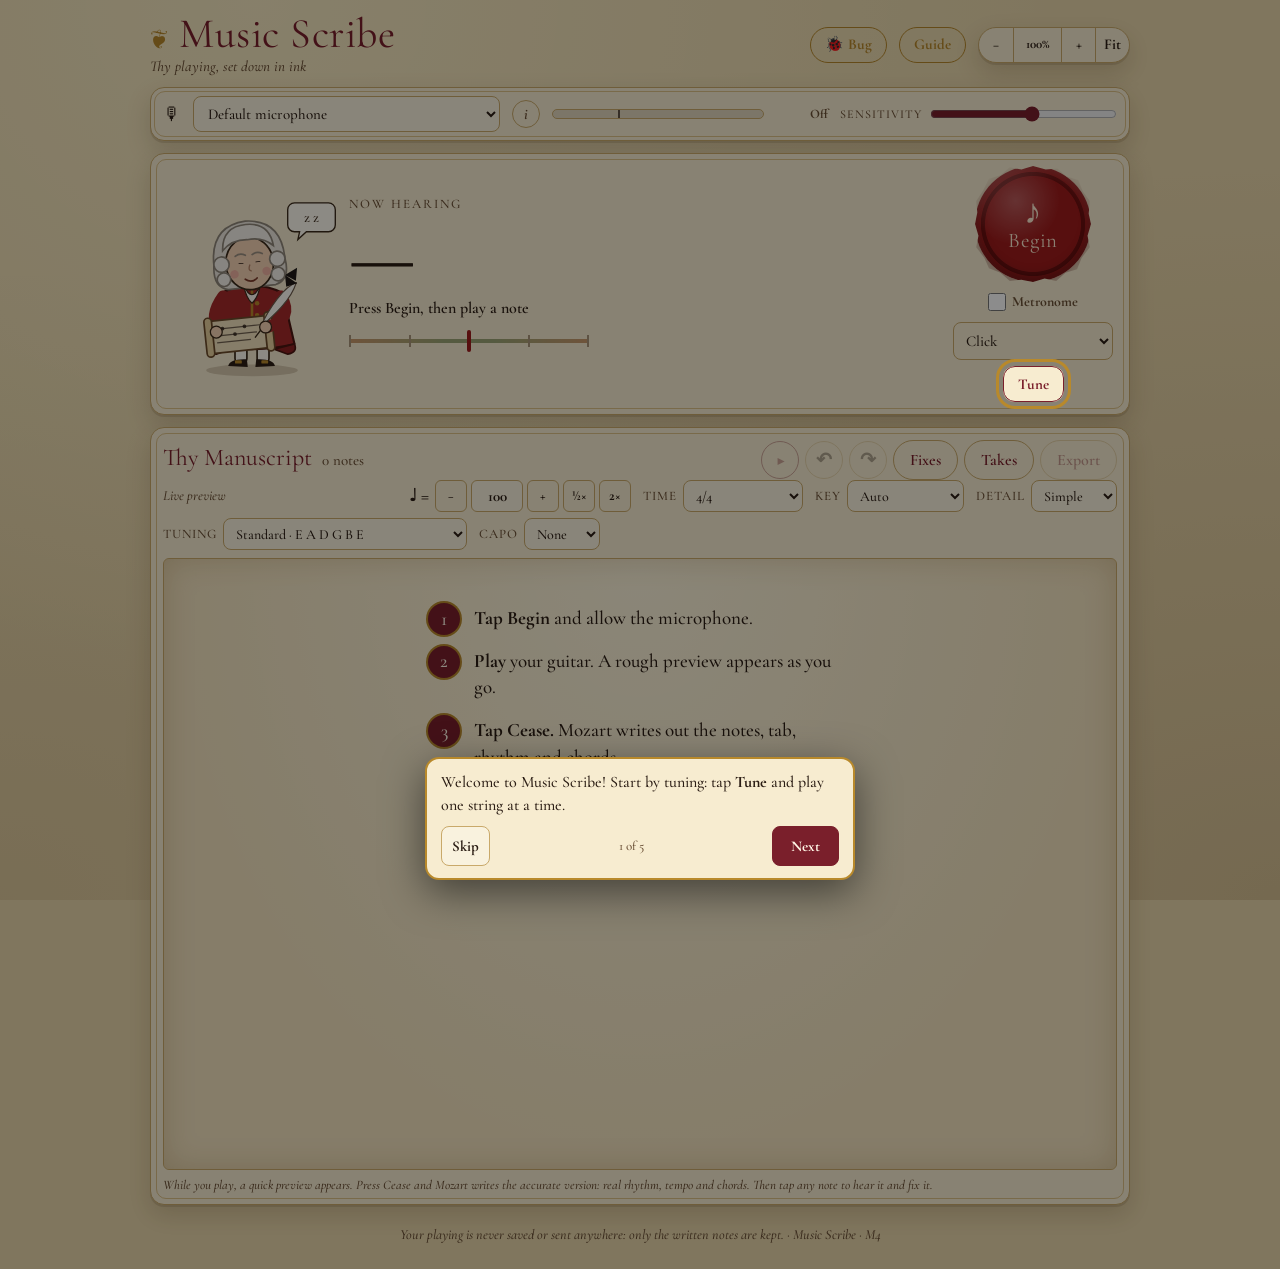
<file: app/index.html>
<!doctype html>
<html lang="en">
<head>
  <meta charset="utf-8">
  <meta name="viewport" content="width=device-width, initial-scale=1, viewport-fit=cover">
  <title>Music Scribe</title>
  <meta name="description" content="Play your guitar; Music Scribe writes it down as notation and tab.">
  <meta name="theme-color" content="#7a1f2b">
  <!-- home-screen app settings (iPhone reads the apple-* ones) -->
  <meta name="apple-mobile-web-app-capable" content="yes">
  <meta name="mobile-web-app-capable" content="yes">
  <meta name="apple-mobile-web-app-title" content="Music Scribe">
  <meta name="apple-mobile-web-app-status-bar-style" content="black-translucent">
  <meta name="format-detection" content="telephone=no">
  <link rel="manifest" href="manifest.webmanifest">
  <link rel="icon" href="icon.svg" type="image/svg+xml">
  <link rel="apple-touch-icon" href="icons/icon-180.png">
  <link rel="preconnect" href="https://fonts.googleapis.com">
  <link rel="preconnect" href="https://fonts.gstatic.com" crossorigin>
  <link href="https://fonts.googleapis.com/css2?family=Cormorant+Garamond:wght@500;600;700&family=IM+Fell+English:ital@0;1&display=swap" rel="stylesheet" crossorigin="anonymous">
  <link rel="stylesheet" href="css/style.css">
</head>
<body>
  <header class="masthead">
    <div class="title-block">
      <h1><span class="flourish" aria-hidden="true">❦</span> Music Scribe<span class="edition">iOS</span></h1>
      <p class="tagline">Thy playing, set down in ink</p>
    </div>
    <button id="bugBtn" class="guide-btn bug-btn" type="button" title="Report a bug: a description and screenshots, saved as a PDF" aria-label="Report a bug">🐞<span class="bug-label"> Bug</span></button>
    <button id="guideBtn" class="guide-btn" type="button" aria-controls="guide" aria-expanded="false" title="How to use Music Scribe, and how to set up your room">Guide</button>
    <div class="zoom" role="group" aria-label="Zoom">
      <button id="zoomOut" type="button" aria-label="Zoom out">−</button>
      <button id="zoomReset" type="button" aria-label="Reset zoom">100%</button>
      <button id="zoomIn" type="button" aria-label="Zoom in">+</button>
      <button id="zoomFit" type="button" class="fit" aria-pressed="false" title="Shrink to fit the whole app on screen">Fit</button>
    </div>
  </header>

  <!-- iPhone: how to install (Safari has no install button of its own) -->
  <aside id="installBanner" class="install-banner" hidden>
    <p id="installText"></p>
    <button id="installClose" class="mini" type="button" aria-label="Dismiss">✕</button>
  </aside>

  <main>
    <!-- Microphone (compact bar) -->
    <section class="card mic-bar" aria-label="Microphone">
      <span class="mic-icon" aria-hidden="true">🎙</span>
      <select id="micSelect" aria-label="Microphone input">
        <option value="">Default microphone</option>
      </select>
      <div class="meter-wrap">
        <div class="meter" aria-label="Input level">
          <div id="meterFill" class="meter-fill"></div>
          <div id="gateMark" class="gate-mark" title="Notes quieter than this are ignored"></div>
        </div>
        <span id="levelStatus" class="level-status">Off</span>
      </div>
      <label class="sens">
        <span>Sensitivity</span>
        <input id="sens" type="range" min="0" max="100" value="55" aria-label="Sensitivity">
      </label>
      <button id="tipBtn" class="tip-btn" type="button" aria-expanded="false" aria-controls="micHint" title="Mic tips">i</button>
      <p id="micHint" class="hint mic-hint" hidden>Aim the mic where the neck meets the body, about a hand's width (15–30 cm) away.</p>
    </section>

    <!-- Stage: Mozart + live note -->
    <section class="card stage">
      <div class="mozart-wrap">
        <svg id="mozart" class="mozart idle" viewBox="0 0 200 220" role="img" aria-label="Little cartoon Mozart with a parchment and quill">
          <ellipse class="shadow" cx="100" cy="211" rx="54" ry="7"/>

          <!-- legs & shoes -->
          <g class="legs">
            <rect x="80" y="170" width="14" height="32" rx="5" class="stocking"/>
            <rect x="106" y="170" width="14" height="32" rx="5" class="stocking"/>
            <path d="M72 206 q2 -9 22 -8 l1 9 z" class="shoe"/>
            <rect x="80" y="199" width="8" height="4" rx="1" class="buckle"/>
            <g class="foot-tap">
              <path d="M105 198 q20 -1 22 8 l-23 1 z" class="shoe"/>
              <rect x="111" y="199" width="8" height="4" rx="1" class="buckle"/>
            </g>
          </g>

          <!-- coat -->
          <path class="coat" d="M64 120 Q100 102 136 120 L150 180 Q100 192 50 180 Z"/>
          <path class="coat-tail" d="M50 180 Q46 190 58 192 L74 186 Z"/>
          <path class="coat-tail" d="M150 180 Q154 190 142 192 L126 186 Z"/>
          <path class="trim" d="M100 116 L100 184"/>
          <circle class="button" cx="106" cy="132" r="2.6"/>
          <circle class="button" cx="106" cy="146" r="2.6"/>
          <circle class="button" cx="106" cy="160" r="2.6"/>

          <!-- jabot (lace collar) -->
          <path class="jabot" d="M90 110 q10 24 20 0 q-3 16 -10 22 q-7 -6 -10 -22z"/>

          <!-- left arm + scroll -->
          <path class="sleeve" d="M66 124 Q50 146 60 164"/>
          <g class="scroll">
            <g transform="rotate(-6 84 168)">
              <rect class="parchment" x="50" y="150" width="70" height="38" rx="2"/>
              <rect class="roll" x="45" y="146" width="9" height="46" rx="4.5"/>
              <rect class="roll" x="116" y="146" width="9" height="46" rx="4.5"/>
              <g class="writing">
                <path d="M58 160 h52" class="ink-line l1"/>
                <path d="M58 168 h48" class="ink-line l2"/>
                <path d="M58 176 h40" class="ink-line l3"/>
                <circle cx="66" cy="160" r="2.2" class="ink-dot"/>
                <circle cx="80" cy="168" r="2.2" class="ink-dot"/>
                <circle cx="92" cy="160" r="2.2" class="ink-dot"/>
              </g>
            </g>
          </g>
          <circle class="hand" cx="58" cy="166" r="7"/>

          <!-- right arm with quill (animated) -->
          <g class="arm-r">
            <path class="sleeve" d="M134 124 Q150 150 118 160"/>
            <path class="quill-shaft" d="M104 172 L152 108"/>
            <path class="quill" d="M152 108 C138 112 120 138 110 160 C126 146 146 128 152 108 Z"/>
            <circle class="hand" cx="116" cy="160" r="7"/>
            <g class="flecks">
              <circle cx="100" cy="176" r="1.8"/>
              <circle cx="96" cy="170" r="1.4"/>
              <circle cx="108" cy="178" r="1.2"/>
            </g>
          </g>

          <!-- head -->
          <g class="head">
            <path class="wig-back" d="M58 80 Q58 34 100 32 Q142 34 142 80 Q146 106 128 110 L72 110 Q54 106 58 80 Z"/>
            <path class="ribbon" d="M140 100 l15 -7 l-3 15 z M140 100 l13 11 l-13 3 z"/>
            <ellipse class="face" cx="100" cy="82" rx="28" ry="31"/>
            <path class="wig-top" d="M70 64 Q72 36 100 36 Q128 36 130 64 Q118 52 100 54 Q82 52 70 64 Z"/>
            <circle class="curl" cx="67" cy="80" r="9"/>
            <circle class="curl" cx="68" cy="98" r="8"/>
            <circle class="curl" cx="133" cy="80" r="9"/>
            <circle class="curl" cx="132" cy="98" r="8"/>
            <path class="brow" d="M84 72 q6 -4 12 0"/>
            <path class="brow" d="M104 72 q6 -4 12 0"/>
            <g class="eyes">
              <ellipse cx="90" cy="81" rx="3.2" ry="4.2"/>
              <ellipse cx="110" cy="81" rx="3.2" ry="4.2"/>
            </g>
            <g class="specs">
              <circle cx="90" cy="81" r="7.5"/>
              <circle cx="110" cy="81" r="7.5"/>
              <path d="M97.5 81 h5"/>
            </g>
            <circle class="cheek" cx="81" cy="93" r="5"/>
            <circle class="cheek" cx="119" cy="93" r="5"/>
            <path class="nose" d="M100 84 q-3 6 1 7"/>
            <path class="mouth" d="M93 100 Q100 106 107 100"/>
          </g>

          <!-- speech bubble -->
          <g class="bubble">
            <path d="M150 14 h40 a8 8 0 0 1 8 8 v18 a8 8 0 0 1 -8 8 h-26 l-10 9 l2 -9 h-6 a8 8 0 0 1 -8 -8 v-18 a8 8 0 0 1 8 -8 z"/>
            <text id="bubbleText" x="170" y="37" text-anchor="middle">♪?</text>
          </g>
        </svg>
      </div>

      <div class="live" aria-live="polite">
        <div class="eyebrow">Now hearing</div>
        <div id="liveNote" class="live-note">—</div>
        <div id="liveFret" class="live-fret">Press Begin, then play a note</div>
        <div class="tuner" aria-hidden="true">
          <div class="tuner-scale"><span></span><span></span><span class="mid"></span><span></span><span></span></div>
          <div id="tunerNeedle" class="tuner-needle"></div>
        </div>
        <div id="liveCents" class="live-cents">&nbsp;</div>
      </div>

      <div class="seal-slot">
        <button id="recordBtn" class="seal" type="button" aria-pressed="false">
          <span class="seal-icon" aria-hidden="true">♪</span>
          <span id="recordLabel" class="seal-label">Begin</span>
        </button>
        <label class="click-toggle" title="Play along to a metronome (with a one-bar count-in) for the tightest rhythm">
          <input id="clickToggle" type="checkbox">
          <span>Metronome</span>
        </label>
        <select id="beatSelect" class="beat-select" aria-label="What the metronome plays: a click or a drum beat"></select>
        <label id="beatTip" class="click-toggle" title="On: full drums while recording. Off: the drums are thinned out while recording, so the microphone doesn't hear their thump as notes" hidden><input id="beatPhones" type="checkbox"><span>Headphones</span></label>
        <button id="tuneBtn" class="tune-btn" type="button" title="Tune your guitar before you play">Tune</button>
      </div>
    </section>

    <!-- Score -->
    <section class="card score-card">
      <div class="score-head">
        <h2>Thy Manuscript</h2>
        <span id="noteCount" class="note-count">0 notes</span>
        <div class="head-actions">
          <button id="playBtn" class="mini icon play" type="button" aria-label="Play" title="Play what is written (Space)" disabled>▶&#xFE0E;</button>
          <button id="undoBtn" class="mini icon" type="button" aria-label="Undo" title="Undo (Ctrl+Z)" disabled>↶</button>
          <button id="redoBtn" class="mini icon" type="button" aria-label="Redo" title="Redo (Ctrl+Y)" disabled>↷</button>
          <button id="fixesBtn" class="ghost" type="button" title="Mozart’s mistakes: what you’ve corrected">Fixes</button>
          <button id="takesBtn" class="ghost" type="button" title="Your saved takes">Takes</button>
          <button id="exportBtn" class="ghost seal-btn" type="button" disabled title="Export, share or save to Dropbox">Export</button>
        </div>
      </div>
      <div id="practice" class="score-tools practice" hidden>
        <button id="practiceToggle" class="guitar-toggle" type="button" aria-expanded="false"><span>Practice: 100%</span> <i aria-hidden="true">▾</i></button>
        <label class="pr-speed">
          <span class="ed-label">Speed</span>
          <input id="prSpeed" type="range" min="0" max="400" step="25" value="100" list="prSpeedMarks" aria-label="Playback speed, percent"><datalist id="prSpeedMarks"><option value="100"></option><option value="200"></option><option value="300"></option><option value="400"></option></datalist>
          <output id="prSpeedOut">100%</output>
        </label>
        <div class="pr-loop" role="group" aria-label="Loop">
          <button id="prLoop" class="ed-btn seg" type="button" aria-pressed="false" title="Repeat the selected bars, or the whole manuscript if none are selected">⟲ Loop</button>
          <button class="ed-btn seg" type="button" data-bars="0" aria-label="Loop the whole manuscript" title="Unselect every bar">All</button>
          <button class="ed-btn seg" type="button" data-bars="1" aria-label="Loop 1 bar">1</button>
          <button class="ed-btn seg" type="button" data-bars="2" aria-label="Loop 2 bars">2</button>
          <button class="ed-btn seg" type="button" data-bars="4" aria-label="Loop 4 bars">4</button>
          <span class="pr-unit">bars</span>
        </div>
        <label class="click-toggle pr-click" title="The metronome ticks on every beat while playing back">
          <input id="prClick" type="checkbox">
          <span>Metronome</span>
        </label>
        <select id="prBeat" class="beat-select" aria-label="What the metronome plays during playback and Jam"></select>
        <span id="beatExtras" class="beat-extras" hidden>
          <label class="click-toggle" title="A short drum fill every fourth bar"><input id="beatFills" type="checkbox"><span>Fills</span></label>
          <label class="beat-vol"><span>Drums</span> <input id="beatVol" type="range" min="0" max="150" step="5" aria-label="Drum volume"></label>
        </span>
        <span id="prHint" class="pr-hint"></span>
      </div>
      <div class="score-tools">
        <span id="scoreStatus" class="score-status">Live preview</span>
        <div class="tempo" role="group" aria-label="Tempo">
          <span class="tempo-label" aria-hidden="true">♩ =</span>
          <button id="bpmDown" class="mini" type="button" aria-label="Slower">−</button>
          <input id="bpmInput" type="number" min="40" max="240" step="1" value="100" inputmode="numeric" aria-label="Beats per minute">
          <button id="bpmUp" class="mini" type="button" aria-label="Faster">+</button>
          <button id="bpmHalf" class="mini" type="button" title="Half the tempo">½×</button>
          <button id="bpmDouble" class="mini" type="button" title="Double the tempo">2×</button>
        </div>
        <label class="meter-pick">
          <span>Time</span>
          <select id="meterSelect" aria-label="Time signature">
          </select>
        </label>
        <form id="ownTime" class="own-time" hidden aria-label="Your own time signature" autocomplete="off">
          <input id="ownTop" type="text" maxlength="40" aria-label="Top: a number, or groups like 3+3+2" title="A number (11), or groups (3+3+2)">
          <span aria-hidden="true">/</span>
          <select id="ownDen" aria-label="Bottom"><option>2</option><option>4</option><option selected>8</option><option>16</option></select>
          <button class="ed-btn primary" type="submit">Use it</button>
          <button id="ownTimeCancel" class="ed-btn" type="button">Cancel</button>
          <span id="ownTimeMsg" class="hint small" role="alert"></span>
        </form>
        <label class="meter-pick">
          <span>Key</span>
          <select id="keySelect" aria-label="Key"><option value="auto">Auto</option></select>
        </label>
        <label class="meter-pick" title="Simple: a clean page for capturing ideas (8th notes, no rests added). Detailed: every note and rest, on a 16th-note grid.">
          <span>Detail</span>
          <select id="detailSelect" aria-label="How much detail to write">
            <option value="simple">Simple</option>
            <option value="detailed">Detailed</option>
          </select>
        </label>
      </div>
      <div id="guitarTools" class="score-tools guitar-tools">
        <button id="guitarToggle" class="guitar-toggle" type="button" aria-expanded="false"><span>Guitar: Standard</span> <i aria-hidden="true">▾</i></button>
        <label class="meter-pick">
          <span>Tuning</span>
          <select id="tuningSelect" aria-label="Guitar tuning"></select>
        </label>
        <label class="meter-pick">
          <span>Capo</span>
          <select id="capoSelect" aria-label="Capo fret"></select>
        </label>
        <div id="customTuning" class="custom-tuning" role="group" aria-label="Custom tuning, lowest string first" hidden></div>
      </div>
      <div id="scoreProgress" class="score-progress" hidden>
        <div class="sp-bar" role="progressbar" aria-label="Writing out the notes" aria-valuemin="0" aria-valuemax="100"><i id="scoreProgressFill"></i></div>
        <span id="scoreProgressText">0%</span>
      </div>
      <div id="layerBar" class="layer-bar" hidden>
        <div id="layerChips" class="layer-chips" role="group" aria-label="Layers"></div>
        <label class="layer-sound"><span id="layerSoundName">Sounds like</span> <select id="layerSound" aria-label="Instrument"></select><button id="soundBrowse" class="ed-btn" type="button" title="Search and hear every sound">🔎 Sounds</button></label>
        <div id="layerRow" class="layer-row" hidden>
          <input id="layerName" class="layer-name" type="text" maxlength="24" aria-label="Layer name" autocomplete="off">
          <label class="layer-vol"><span>Volume</span> <input id="layerVol" type="range" min="0" max="150" step="5" aria-label="Layer volume"></label>
          <button id="layerDelete" class="tool-btn danger small" type="button" title="Delete this layer (Undo brings it back)">Delete layer</button>
        </div>
        <p id="layerHint" class="hint small layer-hint"></p>
      </div>
      <!-- Jam: loop the melody and play along; record when ready, then choose the best time round -->
      <section id="jamBar" class="jam-bar" aria-label="Jam" hidden>
        <button id="jamOpen" class="jam-open" type="button" aria-expanded="false" aria-controls="jamPanel">🔁 Jam along with this</button>
        <div id="jamPanel" class="jam-panel" hidden>
          <div class="jam-row">
            <span class="jam-label">Loop</span>
            <span id="jamSizes" role="group" aria-label="How many bars to loop"></span>
            <span class="jam-label">from bar</span>
            <button id="jamPrev" class="ed-btn" type="button" aria-label="Start a bar earlier">◀</button>
            <output id="jamFrom">1</output>
            <button id="jamNext" class="ed-btn" type="button" aria-label="Start a bar later">▶</button>
          </div>
          <div class="jam-row">
            <button id="jamPlay" class="ed-btn primary" type="button">▶ Start loop</button>
            <button id="jamRec" class="ed-btn jam-rec" type="button">● Record</button>
            <span id="jamPos" class="jam-pos" aria-live="off"></span>
          </div>
          <p id="jamStatus" class="hint small" role="status"></p>
          <ul id="jamRounds" class="jam-rounds" aria-label="Times round the loop"></ul>
        </div>
      </section>
      <div class="page">
        <div id="emptyHint" class="empty-hint" hidden>
          <ol>
            <li><b>Tap Begin</b> and allow the microphone.</li>
            <li><b>Play</b> your guitar. A rough preview appears as you go.</li>
            <li><b>Tap Cease.</b> Mozart writes out the notes, tab, rhythm and chords.</li>
          </ol>
          <p>Then tap any note to hear it or fix it, press ▶&#xFE0E; to play it back, and Export to share it.</p>
          <button id="hintTakes" class="linkish" type="button" hidden></button>
        </div>
        <div id="score" class="score"></div>
      </div>
      <!-- Tools under the manuscript (room for more) -->
      <div id="scoreTools" class="ms-tools" role="toolbar" aria-label="Manuscript tools" hidden>
        <button id="selectTool" class="tool-btn" type="button" aria-pressed="false" title="Pick several notes: each tap adds or removes one">Select</button>
        <button id="removeTool" class="tool-btn" type="button" disabled title="Take the selected note(s) out; the rest slides up to close the gap (Delete)">Remove note</button>
        <button id="addBarTool" class="tool-btn" type="button">+ Bar</button>
        <button id="dupBarTool" class="tool-btn" type="button">Duplicate bar</button>
        <button id="delBarTool" class="tool-btn" type="button">Delete bar</button>
        <span class="tools-gap"></span>
        <button id="clearBtn" class="tool-btn danger" type="button" title="Clear the manuscript (Undo brings it back)">Clear Thy Manuscript</button>
      </div>
      <p id="scoreHint" class="hint small">While you play, a quick preview appears. Press Cease and Mozart writes the accurate version: real rhythm, tempo and chords. Then tap any note to hear it and fix it.</p>
    </section>
  </main>

  <!-- Guide: pinned on the left of a wide screen; a sheet (the Guide button) everywhere else -->
  <section id="guide" class="guide" aria-label="Guide">
    <div class="guide-head">
      <div class="ed-title">
        <strong>The Guide</strong>
        <span>How to use Music Scribe</span>
      </div>
      <button id="guideClose" class="mini" type="button" aria-label="Close the guide">✕</button>
    </div>
    <div class="guide-body">
      <details open>
        <summary>Quick start</summary>
        <ol>
          <li><b>Tune</b> first (under the Begin seal). Play one string at a time until each gets a ✓.</li>
          <li>Tick <b>Metronome</b> if you want a steady tempo (a one-bar count-in, then a tick on every beat).</li>
          <li>Tap <b>Begin</b> and play. A rough preview appears as you go.</li>
          <li>Tap <b>Cease</b>. Mozart has been writing while you played, so the real page is ready in a few seconds.</li>
          <li>Tap any note to hear it or fix it. <b>▶</b> plays it all back. <b>Export</b> makes a PDF, image, MusicXML, MIDI…</li>
        </ol>
        <button id="tourAgain" class="linkish" type="button">Show me around again</button>
        <button id="guideBug" class="linkish" type="button">Report a bug</button>
      </details>

      <details>
        <summary>Set up your room for recording</summary>
        <ul>
          <li><b>Quiet first.</b> Turn off fans, air conditioning, the TV and anything that hums. Close windows and doors.</li>
          <li><b>Soft rooms sound best.</b> Rugs, curtains, a sofa or a bed soak up echo. Avoid bathrooms, kitchens and bare corners.</li>
          <li><b>Mic placement.</b> Put the phone or laptop 30–60 cm (1–2 ft) away, pointing at where the neck meets the body (around the 12th–14th fret). Right at the soundhole sounds boomy.</li>
          <li><b>Keep it still.</b> Rest the device on a table or stand, not in your hand or on your lap, and don't touch it while you play. Use the same spot every time.</li>
          <li><b>Check the level.</b> Watch the meter by Sensitivity: a firm strum should reach the middle, not the very end. Move closer or adjust Sensitivity if it doesn't.</li>
          <li><b>Headphones for the click and layers.</b> Wired ones are best: Bluetooth adds a delay. If you use speakers, keep them low and pointed away from the mic.</li>
          <li><b>Play cleanly.</b> Let notes ring, mute strings you're not playing, and lift fingers gently (Mozart filters finger-lift noise, but less is better). Fresh strings help.</li>
          <li><b>On a phone</b>, turn on Do Not Disturb (alerts get written down as notes too) and plug in for long sessions.</li>
        </ul>
      </details>

      <details>
        <summary>Fixing and shaping the manuscript</summary>
        <ul>
          <li><b>Tap a note</b> to hear it and open the editor. Every change plays the new note.</li>
          <li><b>▲ ▼</b>, <kbd>W</kbd> <kbd>S</kbd>, <kbd>+</kbd> <kbd>−</kbd> or <kbd>↑</kbd> <kbd>↓</kbd>: a step up or down in the key. <b>♭ ♯</b> or <kbd>Shift</kbd>: one fret. <b>±8ve</b>: an octave.</li>
          <li><kbd>A</kbd> <kbd>D</kbd> or <kbd>←</kbd> <kbd>→</kbd>: previous / next note. <kbd>Delete</kbd>: remove it (the rest slides up). <kbd>Space</kbd>: play / pause. <kbd>Ctrl</kbd>+<kbd>Z</kbd>: undo.</li>
          <li><b>+ Bar</b>, <b>Duplicate bar</b> and <b>Delete bar</b> (under the manuscript) work on the bar you've tapped a note or rest in, in every layer. Pick notes in several bars to duplicate or delete just those bars. With nothing tapped, + Bar adds one at the end.</li>
          <li><b>On a PC:</b> <kbd>Ctrl</kbd>+click adds a note to the selection, <kbd>Shift</kbd>+click selects everything in between, <kbd>Ctrl</kbd>+<kbd>Shift</kbd>+click picks whole bars. Then <kbd>Ctrl</kbd>+<kbd>C</kbd> copy, <kbd>Ctrl</kbd>+<kbd>X</kbd> cut, <kbd>Ctrl</kbd>+<kbd>V</kbd> paste, <kbd>Ctrl</kbd>+<kbd>D</kbd> delete, <kbd>Ctrl</kbd>+<kbd>A</kbd> select all, <kbd>Esc</kbd> let go. Notes paste into the rest you tap, or straight after the note you tap; bars paste as new bars.</li>
          <li><b>Chords:</b> tap a note or rest and choose from <b>Add chord to bar …</b>. You hear it, and it fills that bar in the layer you're editing, with its name and a playable shape. Choose another to swap it. Chords that fit your key come first.</li>
          <li><b>Tap a rest</b> to add a note there, <b>Remove rest</b> (the notes after it slide up), or <b>Hold the note before</b> through it.</li>
          <li><b>+ New take</b> (in Thy Library) keeps the take you have and starts another: <b>Record a take</b> opens a clean page for Begin; <b>Write one</b> gives you four empty bars to fill.</li>
          <li><b>Add a saved take as a layer:</b> in Thy Library, press the stacked-sheets button with a + beside a take. It's copied onto your manuscript as a new layer (up to 4); the saved take stays as it is.</li>
          <li><b>Add a note</b> into a rest: the first one fills it; after that, each new note takes the length you used last.</li>
          <li><b>Odd time signatures:</b> in <b>Time</b>, choose <b>Type my own…</b> and type any top number, or groups such as <b>3+3+2</b>, over 2, 4, 8 or 16. Groups set the beaming and the metronome's accents. Yours are kept in the list.</li>
          <li><b>Select</b> (under the manuscript) picks several notes at once to move or remove together. While it is on, the page has a dashed gold border; <kbd>Esc</kbd> turns it off.</li>
          <li><b>Detail</b>: <i>Simple</i> for a clean, readable page; <i>Detailed</i> keeps every rest and 16th note.</li>
          <li><b>Practice</b>: slow it down, loop it, add a metronome to the playback.</li>
          <li><b>30 sounds:</b> choose one in <b>Sounds like</b>, or press <b>🔎</b> to search, hear each one and star your favorites (they go to the top).</li>
          <li><b>Drum beats:</b> choose one beside <b>Metronome</b>. It plays while you record (after a one-bar count-in), in playback, loops and Jam, at your tempo and time signature. <b>Fills</b> and <b>Drums</b> volume are beside it. While recording, the drums are thinned out so speakers don't add wrong notes; wearing headphones? Tick <b>Headphones</b> for the full sound.</li>
          <li><b>Choose what loops:</b> tap a bar's <b>number</b> to select it; tap again to unselect. The loop runs from the first selected bar to the last. With none selected (or <b>All</b>), the whole manuscript loops. Jam uses the same bars.</li>
          <li><b>Fixes</b> counts what you corrected. Save that log and share it to help Mozart improve.</li>
        </ul>
      </details>

      <details>
        <summary>Layers: building a quartet</summary>
        <ul>
          <li>Record your <b>melody first</b>, ideally with the metronome on, so the tempo is steady. Tempo and time are shared by every layer, and locked once there are two.</li>
          <li><b>+ Layer</b> adds a part. Tap <b>Begin</b>: one bar of count-in, then the other layers play while you play your backup part. Wear headphones.</li>
          <li>The layer you're editing is <b>bold black</b>; the others are faint: sky blue, violet, arterial red, evergreen. <b>All</b> shows every layer bold; tap one to make it thin.</li>
          <li><b>🔊/🔇</b> mutes a layer; <b>Volume</b> balances them. Each layer sits a little left or right so you can tell them apart.</li>
          <li><b>Sounds like</b> picks the instrument a layer plays back with: ten sounds, a different one for each layer if you like. MIDI and MusicXML exports carry it too.</li>
          <li><b>Jam along with this</b> loops the bars you select (or the whole manuscript) while you play freely. Tap <b>Record</b> and your part is written from the next time the loop comes round; then listen to each time round and <b>Keep</b> the best as a layer.</li>
          <li><b>+ 3rd / + 6th</b> copies the layer you're on a 3rd or a 6th higher, in the key: an instant harmony to try against the melody.</li>
          <li>Ideas: a <b>bass line</b> on the low strings (root notes on beat 1), <b>chords</b> strummed on the beat, or a simple <b>counter-melody</b> in the gaps.</li>
          <li><b>Export → MusicXML</b> (All layers) opens in MuseScore or Sibelius as a real multi-part score; <b>MIDI</b> gives a track per layer.</li>
        </ul>
      </details>

      <details>
        <summary>Tuning and capo</summary>
        <ul>
          <li><b>Tune before every session</b>, and again if you change strings or the room warms up. Out-of-tune strings get written as the wrong notes.</li>
          <li>Tap a string in the tuner to tune just that one (handy in a noisy room).</li>
          <li>Playing in <b>Drop D</b>, half-step down or another tuning? Choose it under <b>Tuning</b> <i>before</i> you record, so the tab shows the right frets. <i>Custom</i> sets each string.</li>
          <li><b>Capo</b>: set the fret and the tab is counted from the capo (open C shape with capo 2 reads 0-1-0-2-3), while the notation shows the real sounding notes. Tune with the capo <b>off</b>.</li>
        </ul>
      </details>

      <p class="guide-privacy">Your playing is never saved or sent anywhere. Only the written notes are kept, on this device.</p>
    </div>
  </section>

  <!-- Wide screens: layers mixer, the note editor and Thy Library sit on the right -->
  <aside id="sideRight" class="side-right" aria-label="Layers, note editor and library">
    <section id="mixCard" class="side-card">
      <h3>Layers &amp; mix</h3>
      <div id="mixList"></div>
    </section>
    <div id="edPlaceholder" class="side-card ed-placeholder">Tap a note on the manuscript to edit it here.</div>
  </aside>

  <!-- First visit: a short walkthrough -->
  <div id="tour" class="tour" role="dialog" aria-label="Quick tour" hidden>
    <p id="tourText"></p>
    <div class="tour-actions">
      <button id="tourSkip" class="ed-btn" type="button">Skip</button>
      <span id="tourStep"></span>
      <button id="tourNext" class="ed-btn primary" type="button">Next</button>
    </div>
  </div>

  <!-- Editor tray: slides up when a note or rest is tapped -->
  <section id="editor" class="editor" hidden aria-label="Edit note">
    <div class="ed-head">
      <button id="edPrev" class="mini" type="button" aria-label="Previous note">◀</button>
      <div class="ed-title">
        <strong id="edWhat">—</strong>
        <span id="edWhere"></span>
      </div>
      <button id="edNext" class="mini" type="button" aria-label="Next note">▶</button>
      <button id="edClose" class="mini" type="button" aria-label="Close editor">✕</button>
    </div>

    <div class="ed-row ed-chordmenu">
      <label for="edBarChord" id="edBarChordWhere">Add chord</label>
      <select id="edBarChord"></select>
      <button id="edBarChordPlay" class="ed-btn" type="button" aria-label="Hear the chord" title="Hear the chord">🔊</button>
    </div>
    <div id="edNoteTools" class="ed-body">
      <div id="edChips" class="ed-chips" role="group" aria-label="Notes in this chord"></div>
      <div class="ed-row">
        <span class="ed-label">Pitch</span>
        <button class="ed-btn" type="button" data-act="oct-" aria-label="Down an octave">−8ve</button>
        <button class="ed-btn" type="button" data-act="semi-" aria-label="Down one fret" title="Down one fret (Shift+↓)">♭</button>
        <button class="ed-btn big" type="button" data-act="step-" aria-label="Down one step in the key" title="Down a step in the key (↓, S or −)">▼</button>
        <output id="edPitch" class="ed-value">—</output>
        <button class="ed-btn big" type="button" data-act="step+" aria-label="Up one step in the key" title="Up a step in the key (↑, W or +)">▲</button>
        <button class="ed-btn" type="button" data-act="semi+" aria-label="Up one fret" title="Up one fret (Shift+↑)">♯</button>
        <button class="ed-btn" type="button" data-act="oct+" aria-label="Up an octave">+8ve</button>
      </div>
      <div class="ed-row">
        <span class="ed-label">Length</span>
        <div id="edLens" class="ed-lens" role="group" aria-label="Note length"></div>
      </div>
      <div class="ed-row ed-actions">
        <button class="ed-btn" type="button" data-act="add" title="Add a note: the selected note doubled an octave up">+ Note</button>
        <button class="ed-btn" type="button" data-act="remove">− Note</button>
        <button class="ed-btn" type="button" data-act="delete" title="Take it out; the rest slides up (Delete)">Remove</button>
        <button class="ed-btn" type="button" data-act="rest">Make rest</button>
        <button class="ed-btn" type="button" data-act="listen" aria-label="Hear it">🔊</button>
        <button id="edMoreBtn" class="ed-btn more" type="button" aria-expanded="false" aria-controls="edMore" title="String, chord name and ties">More <i aria-hidden="true">▾</i></button>
      </div>
      <div id="edMore" class="ed-more" hidden>
        <div class="ed-row">
          <span class="ed-label">String</span>
          <button class="ed-btn" type="button" data-act="str-" aria-label="Lower string">◀</button>
          <output id="edString" class="ed-value wide">—</output>
          <button class="ed-btn" type="button" data-act="str+" aria-label="Higher string">▶</button>
        </div>
        <div class="ed-row">
          <span class="ed-label">Chord</span>
          <input id="edChord" class="ed-chord" type="text" maxlength="14" placeholder="auto" aria-label="Chord name" autocomplete="off" spellcheck="false">
          <button class="ed-btn" type="button" data-act="chord-auto">Auto</button>
          <button class="ed-btn" type="button" data-act="chord-hide">Hide</button>
        </div>
        <div class="ed-row">
          <span class="ed-label">Tie</span>
          <button class="ed-btn" type="button" data-act="join" title="Tie to the next note (same notes, straight after)">⌒ Tie to next</button>
          <button class="ed-btn" type="button" data-act="split" title="Untie into separately played notes">Untie</button>
        </div>
      </div>
    </div>

    <div id="edRestTools" class="ed-body" hidden>
      <div class="ed-row">
        <button class="ed-btn primary" type="button" data-act="fill">+ Add a note here</button>
        <button class="ed-btn" type="button" data-act="rest-remove" title="Take the rest out; the notes after it slide up (Delete)">Remove rest</button>
        <button class="ed-btn" type="button" data-act="rest-hold" title="Make the note before last through this rest">Hold the note before</button>
      </div>
    </div>
  </section>

  <!-- Mozart's mistakes: what you corrected (no audio, kept on this device) -->
  <section id="fixesSheet" class="editor sheet" hidden aria-label="Mozart's mistakes">
    <div class="ed-head">
      <div class="ed-title">
        <strong>Mozart’s mistakes</strong>
        <span>What you corrected · on this device only · never audio</span>
      </div>
      <button id="fxClose" class="mini" type="button" aria-label="Close Mozart's mistakes">✕</button>
    </div>
    <div class="ed-body">
      <p id="fxTotals" class="fx-totals"></p>
      <ul id="fxList" class="fx-list"></ul>
      <p class="hint small">Each fix you make in the note editor (and tempo or time-signature changes) is counted here, so Mozart can be re-tuned to what he gets wrong. Undo takes a fix back out.</p>
      <div class="ex-actions">
        <button id="fxSave" class="ed-btn primary" type="button">Save log</button>
        <button id="fxClear" class="ed-btn" type="button">Clear log</button>
      </div>
    </div>
  </section>

  <!-- Saved takes (written notes only, kept on this device) -->
  <section id="takesSheet" class="editor sheet" hidden aria-label="Saved takes">
    <div class="ed-head">
      <div class="ed-title">
        <strong>Thy Library</strong>
        <span>Saved on this device · notes only, never audio</span>
      </div>
      <button id="tkClose" class="mini" type="button" aria-label="Close saved takes">✕</button>
    </div>
    <div class="ed-body">
      <div class="tk-new">
        <button id="tkNew" class="ed-btn primary" type="button" aria-expanded="false" aria-controls="tkNewPick">+ New take</button>
        <div id="tkNewPick" class="tk-new-pick" role="group" aria-label="What kind of take?" hidden>
          <button id="tkNewRec" class="ed-btn" type="button" title="A clean page, ready for Begin">🎸 Record a take</button>
          <button id="tkNewWrite" class="ed-btn" type="button" title="Four empty bars to fill with chords or notes">✒️ Write one</button>
        </div>
      </div>
      <p id="tkEmpty" class="hint" hidden>No saved takes yet. Each take is saved here by itself once Mozart has written it out.</p>
      <ul id="tkList" class="tk-list"></ul>
    </div>
  </section>

  <!-- Every sound: search, hear, favorites -->
  <section id="soundSheet" class="editor sheet" hidden aria-label="Sounds">
    <div class="ed-head">
      <div class="ed-title">
        <strong id="sdTitle">Choose a sound</strong>
        <span>Tap a name to use it · 🔊 to hear it first</span>
      </div>
      <button id="sdClose" class="mini" type="button" aria-label="Close sounds">✕</button>
    </div>
    <div class="ed-body">
      <input id="sdSearch" class="sd-search" type="search" placeholder="Search: guitar, bass, strings…" aria-label="Search sounds" autocomplete="off">
      <div id="sdList"></div>
    </div>
  </section>

  <!-- Tuner: listens only, records nothing -->
  <section id="tunerSheet" class="editor sheet" hidden aria-label="Tuner">
    <div class="ed-head">
      <div class="ed-title">
        <strong>Tune thy guitar</strong>
        <span id="tnSub">Play one string at a time · nothing is recorded</span>
      </div>
      <button id="tnClose" class="mini" type="button" aria-label="Close the tuner">✕</button>
    </div>
    <div class="ed-body">
      <div id="tnStrings" class="tn-strings" role="group" aria-label="Strings: tap one to tune only that string"></div>
      <div class="tn-dial" aria-live="polite">
        <div id="tnNote" class="tn-note">—</div>
        <div id="tnTarget" class="tn-target">Play a string</div>
        <div class="tn-meter" aria-hidden="true">
          <div class="tn-zone"></div>
          <div class="tn-scale"><span>−50</span><span>−25</span><span>0</span><span>+25</span><span>+50</span></div>
          <div id="tnNeedle" class="tn-needle off"></div>
        </div>
        <div id="tnAdvice" class="tn-advice">&nbsp;</div>
      </div>
      <p id="tnStatus" class="hint small" role="status"></p>
      <button id="tnUseMic" class="ed-btn primary" type="button" hidden>Use my microphone</button>
      <p id="tnHint" class="hint small"></p>
    </div>
  </section>

  <!-- Report a bug: everything goes into one PDF on this device; nothing is sent anywhere -->
  <section id="bugSheet" class="editor sheet" hidden aria-label="Report a bug">
    <div class="ed-head">
      <div class="ed-title">
        <strong>Report a bug</strong>
        <span>Saved as one PDF on this device · nothing is sent until you share it</span>
      </div>
      <button id="bugClose" class="mini" type="button" aria-label="Close bug report">✕</button>
    </div>
    <div class="ed-body bug-body">
      <label class="bug-field"><span>What went wrong?</span>
        <textarea id="bugWhat" rows="3" maxlength="4000" placeholder="e.g. After I recorded Layer 2, the bass notes from Layer 1 showed up again in red."></textarea></label>
      <label class="bug-field"><span>What were you doing just before? <i>(optional)</i></span>
        <textarea id="bugSteps" rows="2" maxlength="4000" placeholder="e.g. Metronome on, PC speakers, tapped Begin on Layer 3"></textarea></label>
      <div class="bug-shots-row">
        <button id="bugAdd" class="ed-btn" type="button">+ Add screenshots</button>
        <button id="bugCapture" class="ed-btn" type="button" title="Pick a screen, window or tab to take one picture of" hidden>Capture the screen</button>
        <input id="bugFile" type="file" accept="image/*" multiple hidden>
      </div>
      <p class="hint small bug-tip">On a phone, take screenshots first (they're in Photos). On a PC you can also paste one (Ctrl+V).</p>
      <ul id="bugShots" class="bug-shots"></ul>
      <label class="bug-check"><input id="bugPage" type="checkbox" checked> Include the manuscript as it looks now</label>
      <label class="bug-check"><input id="bugInfo" type="checkbox" checked> Include app and device details</label>
      <pre id="bugInfoText" class="bug-info"></pre>
      <div class="ed-row ex-actions">
        <button id="bugSave" class="ed-btn primary" type="button">Save PDF</button>
        <button id="bugShare" class="ed-btn" type="button" hidden>Share…</button>
        <button id="bugClear" class="ed-btn" type="button" title="Start a fresh report">New report</button>
      </div>
      <p id="bugStatus" class="hint small ex-status" role="status"></p>
    </div>
  </section>

  <!-- Small message with an action (e.g. Cleared · Undo) -->
  <div id="toast" class="toast" role="status" hidden>
    <span id="toastText"></span>
    <button id="toastBtn" class="ed-btn primary" type="button">Undo</button>
  </div>

  <!-- Export sheet: "Seal & send" -->
  <section id="exportSheet" class="editor sheet" hidden aria-label="Export">
    <div class="ed-head">
      <div class="ed-title">
        <strong>Seal &amp; send</strong>
        <span>Export, share, or save to Dropbox</span>
      </div>
      <button id="exClose" class="mini" type="button" aria-label="Close export">✕</button>
    </div>
    <div class="ed-body">
      <div class="ex-credits">
        <label><span class="ed-label">Title</span><input id="exTitle" type="text" maxlength="80" placeholder="Untitled" autocomplete="off"></label>
        <label><span class="ed-label">By</span><input id="exBy" type="text" maxlength="60" placeholder="your name (optional)" autocomplete="name"></label>
      </div>
      <div id="exFormats" class="ex-formats" role="radiogroup" aria-label="Format"></div>
      <div id="exOptions" class="ex-options"></div>
      <div class="ex-actions">
        <button id="exShare" class="ed-btn primary" type="button">Share…</button>
        <button id="exDownload" class="ed-btn" type="button">Download</button>
        <button id="exDropbox" class="ed-btn dropbox" type="button"><svg viewBox="0 0 24 24" width="18" height="18" aria-hidden="true"><path fill="currentColor" d="M6 2 0 6l6 4 6-4-6-4Zm12 0-6 4 6 4 6-4-6-4ZM0 14l6 4 6-4-6-4-6 4Zm18-4-6 4 6 4 6-4-6-4ZM6 19.3 12 23l6-3.7-6-3.9-6 3.9Z"/></svg><span>Dropbox</span></button>
      </div>
      <div id="exPaste" class="ex-paste" hidden>
        <a id="exLink" class="ed-btn" href="#" target="_blank" rel="noopener">Open Dropbox</a>
        <input id="exCode" type="text" placeholder="paste the code here" autocomplete="off" spellcheck="false" aria-label="Code from Dropbox">
        <button id="exCodeGo" class="ed-btn primary" type="button">Connect</button>
      </div>
      <p id="exStatus" class="ex-status" aria-live="polite"></p>
      <div class="ex-foot">
        <button id="exOpen" class="linkish" type="button">Open a saved project…</button>
        <button id="exDbOff" class="linkish" type="button" hidden>Disconnect Dropbox</button>
        <button id="exDbFolder" class="linkish" type="button" hidden>Dropbox folder · change</button>
        <input id="exFile" type="file" accept=".json,application/json" hidden>
      </div>
    </div>
  </section>

  <footer class="colophon">Your playing is never saved or sent anywhere: only the written notes are kept. · <span id="editionName">Music Scribe</span> · M4</footer>

  <script src="vendor/vexflow.js"></script>
  <script type="module" src="js/main.js"></script>
</body>
</html>
</file>
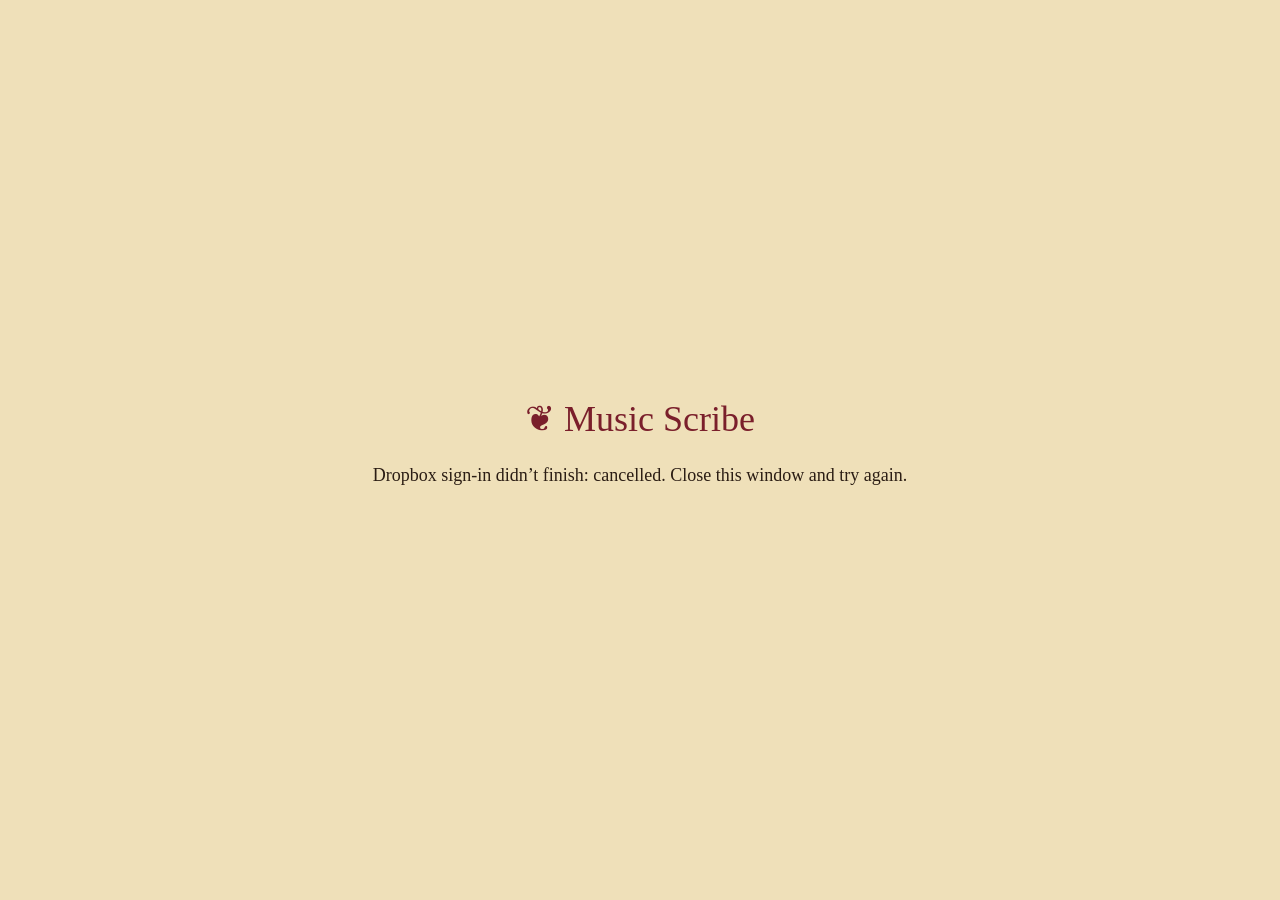
<file: app/dropbox.html>
<!doctype html>
<html lang="en">
<head>
  <meta charset="utf-8">
  <meta name="viewport" content="width=device-width, initial-scale=1">
  <title>Music Scribe · Dropbox</title>
  <style>
    :root { color-scheme: light dark; }
    body { margin: 0; min-height: 100vh; display: grid; place-items: center; background: #efe0b9; color: #2b1d14;
      font: 18px/1.4 Georgia, "Times New Roman", serif; text-align: center; padding: 24px; box-sizing: border-box; }
    @media (prefers-color-scheme: dark) { body { background: #1c140e; color: #f1e2c0; } }
    h1 { font-weight: 400; color: #7a1f2b; margin: 0 0 8px; }
    @media (prefers-color-scheme: dark) { h1 { color: #e7b45a; } }
  </style>
</head>
<body>
  <main>
    <h1>❦ Music Scribe</h1>
    <p id="msg">Finishing Dropbox sign-in…</p>
  </main>
  <script>
    // Dropbox sends the browser back here after sign-in; hand the result to the Music Scribe window.
    (function () {
      var p = new URLSearchParams(location.search);
      var msg = { type: 'ms-dropbox', code: p.get('code'), state: p.get('state'), error: p.get('error_description') || p.get('error') };
      try { localStorage.setItem('musicScribe.dropboxReturn', JSON.stringify(msg)); } catch (e) { /* storage off */ }
      try { if (window.opener) window.opener.postMessage(msg, location.origin); } catch (e) { /* opener gone */ }
      document.getElementById('msg').textContent = msg.code
        ? 'Dropbox is connected. You can close this window and go back to Music Scribe.'
        : 'Dropbox sign-in didn’t finish: ' + (msg.error || 'cancelled') + '. Close this window and try again.';
      if (window.opener && msg.code) setTimeout(function () { window.close(); }, 600);
    })();
  </script>
</body>
</html>
</file>
<file: app/css/style.css>
/* Music Scribe: a composer's study, c. 1785 */

:root {
  --bg: #e9d7ab;
  --bg-2: #dcc48e;
  --card: #f7ecd0;
  --card-edge: #c9a96a;
  --page: #f3e3bf;
  --ink: #2b1d14;
  --text: #2b1d14;
  --text-soft: #6a4f35;
  --gold: #b8892b;
  --burgundy: #7a1f2b;
  --seal: #9e1b1b;
  --seal-dark: #6e1010;
  --good: #4f6b2a;
  --warn: #a5541a;
  --shadow: 0 2px 0 rgba(90, 60, 20, .15), 0 10px 24px rgba(70, 45, 15, .18);

  /* mascot palette */
  --m-coat: #a52a2a;
  --m-coat-edge: #4a1610;
  --m-skin: #f6d2b4;
  --m-wig: #f5f1ea;
  --m-wig-edge: #8f877a;
  --m-line: #3a2a1a;
  --m-parchment: #f3e3bf;
  --m-cream: #fffaf0;

  --font-display: "IM Fell English", "Cormorant Garamond", Georgia, "Times New Roman", serif;
  --font-body: "Cormorant Garamond", Georgia, "Times New Roman", serif;
  color-scheme: light;
}

/* Candlelit dark mode: dark wood desk, glowing parchment */
@media (prefers-color-scheme: dark) {
  :root:not([data-theme="light"]) {
    --bg: #1c140e;
    --bg-2: #120c08;
    --card: #2b1f15;
    --card-edge: #5c4126;
    --text: #f1e2c0;
    --text-soft: #c9b089;
    --shadow: 0 0 0 1px rgba(255, 200, 120, .06), 0 14px 30px rgba(0, 0, 0, .5);
    color-scheme: dark;
  }
}
:root[data-theme="dark"] {
  --bg: #1c140e;
  --bg-2: #120c08;
  --card: #2b1f15;
  --card-edge: #5c4126;
  --text: #f1e2c0;
  --text-soft: #c9b089;
  --shadow: 0 0 0 1px rgba(255, 200, 120, .06), 0 14px 30px rgba(0, 0, 0, .5);
  color-scheme: dark;
}

* { box-sizing: border-box; }

[hidden] { display: none !important; } /* hidden always means hidden */
html, body { margin: 0; }

body {
  min-height: 100vh;
  min-height: 100dvh;
  font-family: var(--font-body);
  font-size: 18px;
  font-weight: 500;
  line-height: 1.4;
  color: var(--text);
  background-color: var(--bg);
  background-image:
    radial-gradient(ellipse at 20% 0%, rgba(255, 245, 210, .55), transparent 55%),
    radial-gradient(ellipse at 100% 100%, rgba(120, 80, 30, .18), transparent 60%),
    radial-gradient(ellipse at 0% 100%, rgba(120, 80, 30, .12), transparent 50%);
  background-attachment: fixed;
  padding: env(safe-area-inset-top) calc(16px + env(safe-area-inset-right)) calc(24px + env(safe-area-inset-bottom)) calc(16px + env(safe-area-inset-left));
  -webkit-text-size-adjust: 100%;
  text-size-adjust: 100%;
}

@media (prefers-color-scheme: dark) {
  :root:not([data-theme="light"]) body {
    background-image:
      radial-gradient(ellipse at 50% -10%, rgba(255, 170, 70, .16), transparent 55%),
      repeating-linear-gradient(90deg, rgba(255, 255, 255, .012) 0 2px, transparent 2px 9px);
  }
}

main {
  max-width: 980px;
  margin: 0 auto;
  display: grid;
  gap: 12px;
}

/* ---------- masthead ---------- */
.masthead {
  max-width: 980px;
  margin: 0 auto;
  padding: 12px 0 10px;
  display: flex;
  align-items: center;
  justify-content: space-between;
  gap: 12px;
}
.title-block { min-width: 0; }
.flourish {
  color: var(--gold);
  font-size: .6em;
  vertical-align: middle;
}
.masthead h1 {
  font-family: var(--font-display);
  font-weight: 400;
  font-size: clamp(26px, 7vw, 42px);
  line-height: 1.05;
  letter-spacing: .5px;
  margin: 0;
  color: var(--burgundy);
  white-space: nowrap;
}

/* zoom controls */
.zoom {
  display: flex;
  flex-shrink: 0;
  border: 1px solid var(--card-edge);
  border-radius: 999px;
  overflow: hidden;
  background: var(--card);
  box-shadow: var(--shadow);
}
.zoom button {
  font: inherit;
  font-size: 15px;
  font-weight: 700;
  color: var(--text);
  background: transparent;
  border: none;
  border-left: 1px solid var(--card-edge);
  min-width: 34px;
  height: 34px;
  padding: 0 8px;
  cursor: pointer;
}
.zoom button:first-child { border-left: none; }
.zoom button#zoomReset { min-width: 48px; font-size: 13px; }
.zoom button.fit[aria-pressed="true"] { background: var(--burgundy); color: #fbe9d0; }
.zoom button:focus-visible { outline: 2px solid var(--gold); outline-offset: -2px; }
@media (prefers-color-scheme: dark) {
  :root:not([data-theme="light"]) .masthead h1 { color: #e7b45a; text-shadow: 0 0 18px rgba(255, 170, 60, .25); }
}
.tagline {
  font-family: var(--font-display);
  font-style: italic;
  color: var(--text-soft);
  margin: 0;
  font-size: 15px;
}

/* ---------- cards ---------- */
.card {
  background: var(--card);
  border: 1px solid var(--card-edge);
  border-radius: 14px;
  box-shadow: var(--shadow);
  padding: 16px;
  position: relative;
}
.card::before {
  /* inner engraved border */
  content: "";
  position: absolute;
  inset: 5px;
  border: 1px solid color-mix(in srgb, var(--gold) 45%, transparent);
  border-radius: 10px;
  pointer-events: none;
}
h2 {
  font-family: var(--font-display);
  font-weight: 400;
  font-size: 24px;
  margin: 0 0 10px;
  color: var(--burgundy);
}
@media (prefers-color-scheme: dark) {
  :root:not([data-theme="light"]) h2 { color: #e7b45a; }
}

.hint {
  font-size: 15px;
  color: var(--text-soft);
  margin: 10px 0 0;
  font-style: italic;
}
.hint.warn { color: var(--warn); font-style: normal; font-weight: 600; }

/* ---------- stage ---------- */
.stage {
  --seal-size: 116px;
  display: grid;
  grid-template-columns: minmax(80px, 170px) minmax(0, 1fr) auto;
  gap: 12px;
  align-items: center;
  padding: 12px 16px;
}
@media (max-width: 480px) {
  .stage { --seal-size: 88px; gap: 8px; padding: 10px 12px; grid-template-columns: 96px minmax(0, 1fr) auto; }
}
.mozart-wrap { width: 100%; max-width: 170px; }
.seal-slot { display: flex; flex-direction: column; align-items: center; gap: 6px; }
.click-toggle {
  display: inline-flex;
  align-items: center;
  gap: 6px;
  font-size: 14px;
  font-weight: 700;
  color: var(--text-soft);
  cursor: pointer;
  user-select: none;
  min-height: 28px;
}
.click-toggle input { width: 18px; height: 18px; margin: 0; accent-color: var(--burgundy); }

/* tempo bar in the manuscript */
.score-tools {
  display: flex;
  flex-wrap: wrap;
  align-items: center;
  gap: 6px 12px;
  margin: -2px 0 8px;
}
.score-status {
  flex: 1 1 160px;
  font-size: 14px;
  font-style: italic;
  color: var(--text-soft);
  min-width: 0;
}
.score-status.busy::after {
  content: "";
  display: inline-block;
  width: 10px; height: 10px;
  margin-left: 6px;
  border: 2px solid var(--gold);
  border-right-color: transparent;
  border-radius: 50%;
  vertical-align: -1px;
  animation: spin .8s linear infinite;
}
@keyframes spin { to { transform: rotate(360deg); } }
.tempo { display: inline-flex; align-items: center; gap: 4px; }
.tempo-label { font-size: 17px; font-weight: 700; margin-right: 2px; }
.tempo input {
  width: 52px;
  font: inherit;
  font-size: 15px;
  font-weight: 700;
  text-align: center;
  padding: 3px 2px;
  border-radius: 6px;
  border: 1px solid var(--card-edge);
  background: color-mix(in srgb, var(--card) 70%, white 30%);
  color: var(--text);
  min-height: 32px;
  -moz-appearance: textfield;
}
.tempo input::-webkit-outer-spin-button, .tempo input::-webkit-inner-spin-button { -webkit-appearance: none; margin: 0; }
.mini {
  font: inherit;
  font-size: 14px;
  font-weight: 700;
  min-width: 32px;
  height: 32px;
  padding: 0 6px;
  border-radius: 6px;
  border: 1px solid var(--card-edge);
  background: transparent;
  color: var(--text);
  cursor: pointer;
}
.meter-pick { display: inline-flex; align-items: center; gap: 6px; font-size: 13px; color: var(--text-soft); text-transform: uppercase; letter-spacing: 1px; }
.meter-pick select { width: auto; min-height: 32px; padding: 2px 8px; font-size: 14px; text-transform: none; letter-spacing: 0; }
@media (prefers-color-scheme: dark) {
  :root:not([data-theme="light"]) .tempo input { background: #20170f; }
}
.mozart { width: 100%; height: auto; display: block; overflow: visible; }

.live { min-width: 0; }
.eyebrow {
  font-size: 13px;
  letter-spacing: 2px;
  text-transform: uppercase;
  color: var(--text-soft);
}
.live-note {
  font-family: var(--font-display);
  font-size: clamp(40px, 12vw, 80px);
  line-height: 1;
  margin: 2px 0 4px;
  color: var(--text);
}
.live-fret { font-size: 16px; font-weight: 600; min-height: 1.4em; line-height: 1.2; }
@media (max-width: 480px) { .live-fret { font-size: 14px; } .eyebrow { font-size: 11px; letter-spacing: 1.5px; } }
.live-cents { font-size: 14px; color: var(--text-soft); margin-top: 2px; }

.tuner {
  position: relative;
  height: 22px;
  margin-top: 8px;
  max-width: 240px;
}
.tuner-scale {
  position: absolute; inset: 9px 0 auto 0;
  height: 4px;
  border-radius: 2px;
  background: linear-gradient(90deg, var(--warn), var(--good) 40% 60%, var(--warn));
  opacity: .55;
  display: flex;
  justify-content: space-between;
}
.tuner-scale span { width: 2px; height: 12px; margin-top: -4px; background: var(--text-soft); }
.tuner-scale span.mid { height: 16px; margin-top: -6px; background: var(--text); }
.tuner-needle {
  position: absolute; top: 0; left: 50%;
  width: 4px; height: 22px;
  margin-left: -2px;
  border-radius: 2px;
  background: var(--seal);
  transition: left .08s linear, opacity .2s;
}
.tuner-needle.off { opacity: .2; }

/* ---------- wax seal button ---------- */
.seal {
  appearance: none;
  border: none;
  cursor: pointer;
  width: var(--seal-size, 116px); height: var(--seal-size, 116px);
  border-radius: 50%;
  color: #fbe9d0;
  font-family: var(--font-display);
  display: grid;
  place-items: center;
  align-content: center;
  gap: 0;
  background:
    radial-gradient(circle at 35% 30%, rgba(255, 255, 255, .28), transparent 40%),
    radial-gradient(circle, var(--seal) 0 58%, var(--seal-dark) 59% 63%, var(--seal) 64%);
  box-shadow:
    inset 0 -6px 12px rgba(0, 0, 0, .3),
    inset 0 4px 8px rgba(255, 255, 255, .15),
    0 6px 16px rgba(80, 10, 10, .4);
  /* wobbly wax edge */
  clip-path: polygon(50% 0%, 61% 3%, 71% 2%, 79% 9%, 89% 12%, 93% 22%, 99% 30%, 98% 41%, 100% 50%, 97% 60%, 99% 70%, 92% 79%, 88% 89%, 78% 92%, 70% 99%, 60% 97%, 50% 100%, 40% 98%, 30% 99%, 22% 92%, 12% 88%, 8% 79%, 1% 70%, 3% 60%, 0% 50%, 2% 40%, 1% 30%, 7% 21%, 12% 11%, 22% 8%, 30% 1%, 40% 3%);
  transition: transform .15s ease, filter .2s;
  -webkit-tap-highlight-color: transparent;
}
.seal:active { transform: scale(.95); }
.seal:focus-visible { outline: 3px solid var(--gold); outline-offset: 4px; }
.seal:disabled { filter: grayscale(.5) brightness(.9); cursor: progress; }
.seal-icon { font-size: calc(var(--seal-size, 116px) * .3); line-height: 1; }
.seal-label { font-size: calc(var(--seal-size, 116px) * .18); line-height: 1.1; letter-spacing: .5px; }
.seal.on { animation: seal-pulse 1.6s ease-in-out infinite; }
.seal.on .seal-icon::before { content: ""; }
@keyframes seal-pulse {
  0%, 100% { filter: brightness(1); }
  50% { filter: brightness(1.15) drop-shadow(0 0 10px rgba(255, 80, 60, .55)); }
}

/* ---------- mic bar (compact) ---------- */
.mic-bar {
  display: flex;
  flex-wrap: wrap;
  align-items: center;
  gap: 6px 12px;
  padding: 8px 12px;
}
.mic-bar::before { inset: 3px; border-radius: 11px; }
.mic-icon { font-size: 18px; line-height: 1; order: 0; }
.mic-bar select { flex: 1 1 160px; min-width: 0; order: 1; }
.tip-btn { order: 2; }
.meter-wrap { flex: 1 1 130px; display: flex; align-items: center; gap: 8px; min-width: 0; order: 3; }
.sens { flex: 1 1 130px; display: flex; align-items: center; gap: 8px; min-width: 0; order: 4; }
.mic-hint { order: 5; }
@media (max-width: 480px) {
  /* row 1: mic icon, input picker, tips · row 2: level meter, sensitivity */
  .mic-bar select { flex: 1 1 calc(100% - 80px); }
  .meter-wrap, .sens { flex: 1 1 35%; }
  .sens span { display: none; }          /* the slider keeps its aria-label */
}
.sens span { font-size: 12px; letter-spacing: 1px; text-transform: uppercase; color: var(--text-soft); white-space: nowrap; }
.sens input { flex: 1; min-width: 60px; }
.tip-btn {
  width: 28px; height: 28px;
  border-radius: 50%;
  border: 1px solid var(--card-edge);
  background: transparent;
  color: var(--text-soft);
  font: italic 700 15px/1 var(--font-display);
  cursor: pointer;
  flex-shrink: 0;
}
.mic-hint { flex-basis: 100%; margin: 2px 0 2px; font-size: 14px; }
select {
  font: inherit;
  font-size: 15px;
  padding: 4px 10px;
  border-radius: 8px;
  border: 1px solid var(--card-edge);
  background: color-mix(in srgb, var(--card) 70%, white 30%);
  color: var(--text);
  width: 100%;
  min-height: 36px;
}
@media (prefers-color-scheme: dark) {
  :root:not([data-theme="light"]) select { background: #20170f; }
}
input[type="range"] { width: 100%; accent-color: var(--burgundy); min-height: 28px; margin: 0; }

.meter {
  position: relative;
  flex: 1;
  height: 10px;
  border-radius: 5px;
  background: color-mix(in srgb, var(--text) 10%, transparent);
  border: 1px solid var(--card-edge);
  overflow: hidden;
}
.meter-fill {
  height: 100%;
  width: 0;
  background: linear-gradient(90deg, var(--good), var(--gold) 75%, var(--seal));
  transition: width .05s linear;
}
.gate-mark {
  position: absolute; top: -2px; bottom: -2px;
  width: 2px;
  background: var(--text);
  opacity: .7;
}
.level-status { font-size: 13px; font-weight: 700; min-width: 56px; text-align: right; color: var(--text-soft); white-space: nowrap; }
.level-status.good { color: var(--good); }
.level-status.loud { color: var(--seal); }
@media (prefers-color-scheme: dark) {
  :root:not([data-theme="light"]) .level-status.good { color: #a7c46a; }
}

/* ---------- score ---------- */
.score-head { display: flex; align-items: baseline; gap: 10px; flex-wrap: wrap; }
.score-head h2 { margin-bottom: 8px; }
.note-count { color: var(--text-soft); font-size: 15px; }
.ghost {
  margin-left: auto;
  font: inherit;
  font-size: 16px;
  font-weight: 600;
  color: var(--burgundy);
  background: transparent;
  border: 1px solid var(--card-edge);
  border-radius: 999px;
  padding: 6px 16px;
  min-height: 40px;
  cursor: pointer;
}
@media (prefers-color-scheme: dark) {
  :root:not([data-theme="light"]) .ghost { color: #e7b45a; }
}
.page {
  background:
    radial-gradient(ellipse at 50% 0%, rgba(255, 250, 230, .7), transparent 70%),
    var(--page);
  border-radius: 6px;
  border: 1px solid #c9a96a;
  box-shadow: inset 0 0 30px rgba(140, 100, 40, .25);
  padding: 10px 4px;
  height: clamp(380px, 68vh, 1400px);
  height: clamp(380px, 68dvh, 1400px);
  -webkit-overflow-scrolling: touch;
  overscroll-behavior: contain;
  overflow-y: auto;
  overflow-x: hidden;
}
.hint.small { font-size: 13px; margin-top: 6px; }
.score-card { padding: 12px 12px 10px; }
@media (max-width: 480px) { .score-card { padding: 10px 8px 8px; } .score-card h2 { font-size: 21px; } }
@media (prefers-color-scheme: dark) {
  :root:not([data-theme="light"]) .page {
    box-shadow: inset 0 0 30px rgba(140, 100, 40, .3), 0 0 40px rgba(255, 170, 60, .18);
  }
}
.score { width: 100%; min-height: 200px; }
.score svg { display: block; }
.score .hit { fill: transparent; cursor: pointer; -webkit-tap-highlight-color: transparent; }
.score .hit:hover { fill: transparent; }
.score .sel-band { fill: rgba(184, 137, 43, .22); stroke: rgba(184, 137, 43, .55); stroke-width: 1; }

/* undo / redo / clear */
.head-actions { margin-left: auto; display: inline-flex; align-items: center; gap: 6px; }
.head-actions .ghost { margin-left: 0; }
.mini.icon { font-size: 19px; min-width: 38px; height: 38px; border-radius: 999px; }
.mini:disabled, .ed-btn:disabled { opacity: .35; cursor: default; }

/* tuning + capo */
.guitar-tools { margin-top: -2px; }
.custom-tuning { display: flex; flex-wrap: wrap; gap: 4px; flex-basis: 100%; }
.custom-tuning select { width: auto; min-height: 32px; padding: 2px 4px; font-size: 14px; }

/* ---------- editor tray ---------- */
:root { --sel-ink: #a5541a; }
body.editing { padding-bottom: calc(var(--tray-h, 300px) + 16px); }
.editor {
  position: fixed;
  left: 50%;
  bottom: 0;
  transform: translateX(-50%);
  width: min(100%, 680px);
  max-height: 62vh;
  max-height: 62dvh;
  overflow-y: auto;
  z-index: 20;
  background: var(--card);
  border: 1px solid var(--card-edge);
  border-bottom: 0;
  border-radius: 16px 16px 0 0;
  box-shadow: 0 -8px 30px rgba(60, 35, 10, .3);
  padding: 8px 12px calc(10px + env(safe-area-inset-bottom));
  animation: tray-up .18s ease-out;
}
.editor[hidden] { display: none; }
@keyframes tray-up { from { transform: translate(-50%, 30%); opacity: 0; } }
.editor::before {
  content: "";
  display: block;
  width: 44px; height: 4px;
  margin: 0 auto 6px;
  border-radius: 2px;
  background: var(--card-edge);
}
.ed-head { display: flex; align-items: center; gap: 6px; }
.ed-title { flex: 1; min-width: 0; display: flex; flex-direction: column; align-items: center; line-height: 1.15; }
.ed-title strong { font-family: var(--font-display); font-size: 20px; font-weight: 400; color: var(--burgundy); white-space: nowrap; overflow: hidden; text-overflow: ellipsis; max-width: 100%; }
.ed-title span { font-size: 13px; color: var(--text-soft); font-style: italic; }
.ed-body { margin-top: 6px; }
.ed-row { display: flex; align-items: center; flex-wrap: wrap; gap: 6px; padding: 5px 0; border-top: 1px dashed color-mix(in srgb, var(--card-edge) 60%, transparent); }
.ed-label { width: 52px; font-size: 12px; text-transform: uppercase; letter-spacing: 1px; color: var(--text-soft); }
.ed-btn {
  font: inherit;
  font-size: 15px;
  font-weight: 700;
  min-width: 40px;
  min-height: 40px;
  padding: 0 10px;
  border-radius: 8px;
  border: 1px solid var(--card-edge);
  background: color-mix(in srgb, var(--card) 70%, white 30%);
  color: var(--text);
  cursor: pointer;
  display: inline-flex; align-items: center; justify-content: center;
  touch-action: manipulation;
}
.ed-btn.big { min-width: 52px; font-size: 18px; }
.ed-btn.on { background: var(--burgundy); border-color: var(--burgundy); color: #fff6e6; }
.ed-btn.primary { background: var(--burgundy); border-color: var(--burgundy); color: #fff6e6; padding: 0 18px; }
.ed-value { min-width: 64px; text-align: center; font-size: 18px; font-weight: 700; }
.ed-value.wide { min-width: 150px; font-size: 15px; }
.ed-lens { display: flex; flex-wrap: wrap; gap: 4px; }
.ed-lens .ed-btn { min-width: 40px; padding: 0 6px; }
.ed-chips { display: flex; flex-wrap: wrap; gap: 6px; padding: 4px 0 6px; }
.ed-chips:empty { display: none; }
.ed-chip {
  font: inherit; font-size: 14px; font-weight: 700;
  border-radius: 999px; padding: 4px 12px; min-height: 34px;
  border: 1px solid var(--card-edge); background: transparent; color: var(--text); cursor: pointer;
}
.ed-chip small { font-weight: 500; color: var(--text-soft); margin-left: 4px; }
.ed-chip.on { background: var(--gold); border-color: var(--gold); color: #2b1d14; }
.ed-chip.on small { color: #4a3420; }
.ed-chord {
  font: inherit; font-size: 16px; font-weight: 700; font-style: italic; color: var(--burgundy);
  width: 110px; min-height: 40px; padding: 2px 10px;
  border-radius: 8px; border: 1px solid var(--card-edge);
  background: color-mix(in srgb, var(--card) 70%, white 30%);
}
@media (max-width: 480px) {
  .editor { padding-left: 8px; padding-right: 8px; }
  .ed-label { width: 44px; font-size: 11px; letter-spacing: .5px; }
  .ed-row { gap: 5px; }
  .ed-value { min-width: 54px; }
  .ed-value.wide { min-width: 0; flex: 1; }
  .ed-actions .ed-btn { flex: 1 1 auto; padding: 0 8px; }
}
@media (prefers-color-scheme: dark) {
  :root:not([data-theme="light"]) .ed-btn, :root:not([data-theme="light"]) .ed-chord { background: #20170f; }
  :root:not([data-theme="light"]) .ed-chord { color: #e7b45a; }
  :root:not([data-theme="light"]) .ed-title strong { color: #e7b45a; }
  :root:not([data-theme="light"]) .ed-btn.on, :root:not([data-theme="light"]) .ed-btn.primary { background: var(--burgundy); }
}

.colophon {
  text-align: center;
  font-size: 14px;
  color: var(--text-soft);
  font-style: italic;
  margin-top: 20px;
}

/* =========================================================
   Little Mozart
   ========================================================= */
.mozart .shadow { fill: rgba(60, 35, 10, .18); }
.mozart .stocking { fill: var(--m-cream); stroke: var(--m-line); stroke-width: 2; }
.mozart .shoe { fill: #2b1d14; }
.mozart .buckle { fill: var(--gold); }
.mozart .coat { fill: var(--m-coat); stroke: var(--m-coat-edge); stroke-width: 2.5; stroke-linejoin: round; }
.mozart .coat-tail { fill: #8c2020; stroke: var(--m-coat-edge); stroke-width: 2; }
.mozart .trim { stroke: var(--gold); stroke-width: 3; fill: none; }
.mozart .button { fill: var(--gold); }
.mozart .jabot { fill: var(--m-cream); stroke: var(--m-line); stroke-width: 1.5; stroke-linejoin: round; }
.mozart .sleeve { fill: none; stroke: var(--m-coat); stroke-width: 14; stroke-linecap: round; }
.mozart .hand { fill: var(--m-skin); stroke: var(--m-line); stroke-width: 1.5; }
.mozart .parchment { fill: var(--m-parchment); stroke: #6b4a2a; stroke-width: 2; }
.mozart .roll { fill: #e6cf9c; stroke: #6b4a2a; stroke-width: 2; }
.mozart .ink-line { stroke: #2b1d14; stroke-width: 1.4; fill: none; opacity: .65; stroke-dasharray: 60; stroke-dashoffset: 0; }
.mozart .ink-dot { fill: #2b1d14; opacity: .8; }
.mozart .quill-shaft { stroke: var(--m-line); stroke-width: 1.6; stroke-linecap: round; }
.mozart .quill { fill: #fffdf6; stroke: #6b5a4a; stroke-width: 1.4; stroke-linejoin: round; }
.mozart .flecks circle { fill: #2b1d14; opacity: 0; }
.mozart .wig-back { fill: #ece7de; stroke: var(--m-wig-edge); stroke-width: 2; }
.mozart .ribbon { fill: #1e1a17; }
.mozart .face { fill: var(--m-skin); stroke: var(--m-line); stroke-width: 2; }
.mozart .wig-top, .mozart .curl { fill: var(--m-wig); stroke: var(--m-wig-edge); stroke-width: 2; }
.mozart .brow { stroke: #9a8f80; stroke-width: 2; fill: none; stroke-linecap: round; }
.mozart .eyes ellipse { fill: #2b1d14; }
.mozart .specs { fill: none; stroke: var(--gold); stroke-width: 1.8; opacity: 0; }
.mozart .cheek { fill: #e88b8b; opacity: .45; }
.mozart .nose { fill: none; stroke: #b58468; stroke-width: 1.6; stroke-linecap: round; }
.mozart .mouth { fill: none; stroke: #7a3a2a; stroke-width: 2; stroke-linecap: round; }
.mozart .bubble { opacity: 0; transform: scale(.6); transform-origin: 160px 50px; transition: opacity .25s, transform .25s; }
.mozart .bubble path { fill: #fffaf0; stroke: var(--m-line); stroke-width: 1.6; }
.mozart .bubble text { font-family: var(--font-display); font-size: 17px; fill: var(--m-line); }
.mozart.has-bubble .bubble { opacity: 1; transform: scale(1); }

/* transform origins (SVG user units) */
.mozart .head { transform-box: view-box; transform-origin: 100px 112px; transition: transform .4s ease; }
.mozart .arm-r { transform-box: view-box; transform-origin: 134px 124px; }
.mozart .foot-tap { transform-box: view-box; transform-origin: 106px 206px; }
.mozart .eyes { transform-box: view-box; transform-origin: 100px 81px; animation: blink 4.5s infinite; }

@keyframes blink {
  0%, 92%, 100% { transform: scaleY(1); }
  95% { transform: scaleY(.1); }
}

/* idle: foot taps, quill sways */
.mozart.idle .foot-tap { animation: tap .7s ease-in-out infinite; }
.mozart.idle .arm-r { animation: sway 2.6s ease-in-out infinite; }
@keyframes tap { 0%, 100% { transform: rotate(0); } 50% { transform: rotate(-14deg); } }
@keyframes sway { 0%, 100% { transform: rotate(0); } 50% { transform: rotate(-7deg); } }

/* scribbling: furious writing, ink flying, lines appear */
.mozart.scribbling .arm-r { animation: scribble .22s linear infinite; }
.mozart.scribbling .flecks circle { animation: fleck .5s ease-out infinite; }
.mozart.scribbling .flecks circle:nth-child(2) { animation-delay: .17s; }
.mozart.scribbling .flecks circle:nth-child(3) { animation-delay: .33s; }
.mozart.scribbling .ink-line { animation: write 1.2s linear infinite; }
.mozart.scribbling .ink-line.l2 { animation-delay: .4s; }
.mozart.scribbling .ink-line.l3 { animation-delay: .8s; }
.mozart.scribbling .head { transform: rotate(-4deg) translateY(2px); }
.mozart.scribbling .mouth { d: path("M94 100 Q100 103 106 100"); }
@keyframes scribble {
  0% { transform: rotate(0) translate(0, 0); }
  25% { transform: rotate(-5deg) translate(-3px, 1px); }
  50% { transform: rotate(2deg) translate(2px, -1px); }
  75% { transform: rotate(-3deg) translate(-1px, 2px); }
  100% { transform: rotate(0) translate(0, 0); }
}
@keyframes fleck {
  0% { opacity: .9; transform: translate(0, 0); }
  100% { opacity: 0; transform: translate(-10px, -14px); }
}
@keyframes write { 0% { stroke-dashoffset: 60; } 60%, 100% { stroke-dashoffset: 0; } }

/* listening: head tilt, curious bubble */
.mozart.listening .head { transform: rotate(8deg); }
.mozart.listening .foot-tap { animation: tap 1.4s ease-in-out infinite; }

/* squint: spectacles on (used while the accurate pass runs, M2) */
.mozart.squint .specs { opacity: 1; }
.mozart.squint .eyes ellipse { ry: 2; }
.mozart.squint .head { transform: translateY(2px); }

/* squint also scribbles slowly while he checks the work */
.mozart.squint .arm-r { animation: scribble .6s linear infinite; }

/* bow (transcription finished / export done) */
.mozart.bow .head { transform: rotate(-14deg) translate(-4px, 8px); }
.mozart.bow .arm-r { transform: rotate(-20deg); transition: transform .4s; }

/* asleep: mic off */
.mozart.asleep .eyes { animation: none; transform: scaleY(.12); }
.mozart.asleep .head { transform: rotate(-6deg) translateY(3px); }
.mozart.asleep .bubble { animation: float 2.4s ease-in-out infinite; }
@keyframes float { 0%, 100% { transform: translateY(0); } 50% { transform: translateY(-4px); } }

@media (prefers-reduced-motion: reduce) {
  .mozart *, .seal { animation: none !important; transition: none !important; }
}

/* ---------- iPhone / touch ---------- */
button, select, input, label, .score { touch-action: manipulation; -webkit-tap-highlight-color: transparent; }
.score, .seal, .zoom, .ed-head, .ed-lens, .ed-chips { -webkit-user-select: none; user-select: none; -webkit-touch-callout: none; }
/* Safari on iPhone zooms the page into any text box or picker under 16px; stop that */
@supports (-webkit-touch-callout: none) {
  input, select, textarea { font-size: 16px !important; }
}

/* "iOS" edition badge after the title (only on the iOS edition page) */
.edition {
  display: none;
  font-family: var(--font-body);
  font-size: .38em;
  font-weight: 700;
  letter-spacing: 1px;
  vertical-align: super;
  margin-left: 6px;
  padding: 1px 7px;
  border-radius: 999px;
  border: 1px solid var(--gold);
  color: var(--gold);
}
html[data-edition="ios"] .edition { display: inline-block; }

/* install hint for iPhone */
.install-banner {
  max-width: 980px;
  margin: 0 auto 10px;
  display: flex;
  align-items: flex-start;
  gap: 10px;
  padding: 10px 10px 10px 14px;
  border-radius: 12px;
  border: 1px solid var(--gold);
  background: color-mix(in srgb, var(--card) 85%, var(--gold) 15%);
  font-size: 16px;
  line-height: 1.35;
}
.install-banner[hidden] { display: none; }
.install-banner p { margin: 0; flex: 1; }
.install-banner a { color: var(--burgundy); font-weight: 700; }
.share-glyph { display: inline-block; font-weight: 700; color: #2f6fd6; }
@media (prefers-color-scheme: dark) {
  :root:not([data-theme="light"]) .install-banner a { color: #e7b45a; }
}

/* ---------- export sheet ("Seal & send") ---------- */
.seal-btn:not(:disabled) { background: var(--burgundy); border-color: var(--burgundy); color: #fff6e6; }
.ghost:disabled { opacity: .4; cursor: default; }
.editor.sheet { max-height: 86vh; max-height: 86dvh; }
.sheet.working .ex-actions .ed-btn { opacity: .55; pointer-events: none; }
.ex-credits { display: grid; grid-template-columns: 1fr 1fr; gap: 6px 10px; margin-bottom: 8px; }
.ex-credits label { display: flex; align-items: center; gap: 6px; min-width: 0; }
.ex-credits input, .ex-paste input {
  font: inherit; font-size: 16px; min-width: 0; flex: 1; min-height: 38px; padding: 2px 10px;
  border-radius: 8px; border: 1px solid var(--card-edge); color: var(--text);
  background: color-mix(in srgb, var(--card) 70%, white 30%);
}
.ex-formats { display: grid; grid-template-columns: repeat(3, minmax(0, 1fr)); gap: 6px; }
.ex-format {
  font: inherit; text-align: left; cursor: pointer; color: var(--text);
  display: flex; flex-direction: column; gap: 1px; min-height: 52px; padding: 6px 10px;
  border-radius: 10px; border: 1px solid var(--card-edge); background: transparent;
  touch-action: manipulation;
}
.ex-format strong { font-size: 16px; }
.ex-format small { font-size: 12.5px; line-height: 1.2; color: var(--text-soft); }
.ex-format.on { border-color: var(--burgundy); background: color-mix(in srgb, var(--burgundy) 12%, transparent); box-shadow: inset 0 0 0 1px var(--burgundy); }
.ex-format:disabled { opacity: .35; cursor: default; }
.ex-options { margin-top: 6px; }
.ex-opt { display: flex; align-items: center; flex-wrap: wrap; gap: 5px; padding: 4px 0; }
.ex-opt[hidden] { display: none; }
.ed-btn.seg { font-size: 14px; min-height: 36px; padding: 0 10px; }
.ex-actions { display: flex; gap: 8px; margin-top: 10px; padding-top: 10px; border-top: 1px dashed color-mix(in srgb, var(--card-edge) 60%, transparent); }
.ex-actions .ed-btn { flex: 1; min-height: 46px; font-size: 16px; gap: 6px; }
.ex-actions .ed-btn[hidden] { display: none; }
.ed-btn.dropbox { color: #0061fe; }
.ed-btn.dropbox.connected { background: #0061fe; border-color: #0061fe; color: #fff; }
.ex-paste { display: flex; gap: 6px; margin-top: 8px; align-items: center; }
.ex-paste[hidden] { display: none; }
.ex-paste a.ed-btn { text-decoration: none; white-space: nowrap; }
.ex-status { min-height: 1.4em; margin: 8px 2px 0; font-size: 15px; font-style: italic; color: var(--text-soft); overflow-wrap: anywhere; }
.ex-status.ok { color: var(--good); font-style: normal; font-weight: 600; }
.ex-status.err { color: var(--seal); font-style: normal; }
.ex-status.busy::after {
  content: ""; display: inline-block; width: 10px; height: 10px; margin-left: 6px;
  border: 2px solid var(--gold); border-right-color: transparent; border-radius: 50%;
  vertical-align: -1px; animation: spin .8s linear infinite;
}
.ex-foot { display: flex; flex-wrap: wrap; justify-content: space-between; gap: 0 8px; margin-top: 4px; }
.linkish { font: inherit; font-size: 14px; background: none; border: 0; padding: 6px 2px; color: var(--burgundy); text-decoration: underline; cursor: pointer; }
@media (max-width: 480px) {
  .ex-credits { grid-template-columns: 1fr; }
  .ex-formats { grid-template-columns: repeat(2, minmax(0, 1fr)); }
  .ex-format small { font-size: 12px; }
  .ex-actions .ed-btn { padding: 0 6px; font-size: 15px; }
}
@media (prefers-color-scheme: dark) {
  :root:not([data-theme="light"]) .ex-credits input, :root:not([data-theme="light"]) .ex-paste input { background: #20170f; }
  :root:not([data-theme="light"]) .linkish { color: #e7b45a; }
  :root:not([data-theme="light"]) .ed-btn.dropbox:not(.connected) { color: #5d9bff; }
  :root:not([data-theme="light"]) .ex-status.ok { color: #a7c46a; }
}

/* ---------- playback ---------- */
.mini.icon.play { font-size: 15px; color: var(--burgundy); border-color: var(--burgundy); }
.mini.icon.play.on { background: var(--burgundy); color: #fff6e6; font-size: 11px; letter-spacing: 1px; }
.score .hit.playing { fill: rgba(184, 137, 43, .30); stroke: rgba(184, 137, 43, .7); stroke-width: 1; }
@media (prefers-color-scheme: dark) {
  :root:not([data-theme="light"]) .mini.icon.play:not(.on) { color: #e7b45a; border-color: #e7b45a; }
}

/* ---------- guitar settings: one button on phones ---------- */
.custom-tuning[hidden] { display: none; }
.guitar-toggle { display: none; }
@media (max-width: 480px) {
  .guitar-toggle {
    display: inline-flex; align-items: center; gap: 6px;
    font: inherit; font-size: 14px; font-weight: 700; color: var(--text);
    min-height: 34px; padding: 0 12px; border-radius: 999px;
    border: 1px solid var(--card-edge); background: transparent; cursor: pointer;
  }
  .guitar-toggle i { font-style: normal; transition: transform .15s; }
  .guitar-tools.open .guitar-toggle i { transform: rotate(180deg); }
  .guitar-tools:not(.open) > label, .guitar-tools:not(.open) > .custom-tuning { display: none; }
  .guitar-tools.open .guitar-toggle { flex-basis: 100%; justify-content: space-between; }
  .head-actions { gap: 4px; }
  .mini.icon { min-width: 34px; height: 34px; }
  .head-actions .ghost { padding: 4px 11px; min-height: 36px; font-size: 15px; }
}

/* ---------- Phase 2: slimmer tray, progress bar, safer Clear ---------- */
.ed-more[hidden] { display: none; }
.ed-btn.more i { font-style: normal; margin-left: 4px; transition: transform .15s; }
.ed-btn.more.on i { transform: rotate(180deg); }
.ed-btn.more { margin-left: auto; }

.score-progress { display: flex; align-items: center; gap: 10px; margin: 0 0 8px; }
.score-progress[hidden] { display: none; }
.sp-bar { flex: 1; height: 10px; border-radius: 5px; overflow: hidden; border: 1px solid var(--card-edge); background: color-mix(in srgb, var(--text) 10%, transparent); }
.sp-bar i { display: block; height: 100%; width: 0; background: linear-gradient(90deg, var(--gold), var(--burgundy)); transition: width .25s ease-out; }
#scoreProgressText { font-size: 14px; font-weight: 700; color: var(--text-soft); min-width: 3ch; text-align: right; }
.seal.writing { filter: saturate(.55) brightness(.92); }
.seal.writing .seal-icon { animation: spin 1.6s linear infinite; display: inline-block; }

.clear-btn {
  font: inherit; font-size: 14px; color: var(--text-soft);
  background: transparent; border: 1px solid transparent; border-radius: 999px;
  padding: 2px 10px; min-height: 32px; cursor: pointer; text-decoration: underline; text-underline-offset: 2px;
}
.clear-btn:hover { border-color: var(--card-edge); }

.toast {
  position: fixed; left: 50%; bottom: calc(18px + env(safe-area-inset-bottom)); transform: translateX(-50%);
  z-index: 30; display: flex; align-items: center; gap: 12px;
  padding: 8px 8px 8px 16px; border-radius: 999px;
  background: var(--card); border: 1px solid var(--gold); box-shadow: 0 6px 24px rgba(60, 35, 10, .35);
  font-size: 16px; white-space: nowrap; animation: tray-up .18s ease-out;
}
.toast[hidden] { display: none; }
.toast .ed-btn { min-height: 36px; border-radius: 999px; }
@media (max-width: 480px) {
  #scoreProgressText { font-size: 13px; text-align: left; }
  .score-progress { flex-wrap: wrap; gap: 4px 10px; }
  .sp-bar { flex-basis: 100%; }
}

/* ---------- Phase 3: first-screen hint and saved takes ---------- */
.empty-hint { max-width: 460px; margin: 28px auto; padding: 0 18px; color: #2b1d14; font-size: 19px; line-height: 1.4; }
.empty-hint[hidden] { display: none; }
.empty-hint ol { margin: 0 0 14px; padding-left: 0; list-style: none; counter-reset: step; }
.empty-hint li { counter-increment: step; position: relative; padding: 8px 0 8px 46px; }
.empty-hint li::before {
  content: counter(step); position: absolute; left: 0; top: 6px;
  width: 32px; height: 32px; border-radius: 50%; display: grid; place-items: center;
  font-family: var(--font-display); font-size: 19px; color: #fff6e6; background: #7a1f2b; box-shadow: 0 0 0 2px #b8892b;
}
.empty-hint p { margin: 0 0 8px; font-style: italic; font-size: 16px; color: #6a4f35; }
.empty-hint .linkish { color: #7a1f2b; font-size: 16px; font-weight: 700; padding-left: 0; }
.score[hidden], .clear-btn[hidden] { display: none; }

.tk-list { list-style: none; margin: 0; padding: 0; }
.tk-item { display: flex; align-items: center; gap: 6px; padding: 6px 0; border-top: 1px dashed color-mix(in srgb, var(--card-edge) 60%, transparent); }
.tk-open {
  flex: 1; min-width: 0; text-align: left; font: inherit; color: var(--text); cursor: pointer;
  display: flex; flex-direction: column; gap: 1px; padding: 6px 10px; min-height: 48px;
  border-radius: 10px; border: 1px solid transparent; background: transparent;
}
.tk-open:hover { border-color: var(--card-edge); }
.tk-open strong { font-size: 17px; white-space: nowrap; overflow: hidden; text-overflow: ellipsis; }
.tk-open small { font-size: 13px; color: var(--text-soft); }
.tk-item.current .tk-open { border-color: var(--gold); background: color-mix(in srgb, var(--gold) 12%, transparent); }
.tk-item .mini { min-width: 40px; height: 40px; font-size: 16px; }
@media (max-width: 480px) {
  .empty-hint { font-size: 17px; margin: 18px auto; }
  .head-actions .ghost { padding: 4px 9px; }
}

/* ---------- audit fixes: keyboard focus, wrapping messages, 44px phone buttons ---------- */
.score .hit:focus { outline: none; }
.score .hit:focus-visible { fill: transparent; stroke: #7a1f2b; stroke-width: 2; }
button:focus-visible, select:focus-visible, input:focus-visible, a:focus-visible { outline: 3px solid var(--gold); outline-offset: 2px; }
.toast { white-space: normal; max-width: calc(100vw - 24px); width: max-content; border-radius: 22px; line-height: 1.3; }
@media (max-width: 480px) {
  .mini, .mini.icon, .zoom button { min-width: 44px; height: 44px; min-height: 44px; }
  .tip-btn { width: 44px; height: 44px; }
  .ed-btn, .ed-btn.seg, .ed-chip, .clear-btn, .linkish, .guitar-toggle, .click-toggle,
  .head-actions .ghost, .ex-format, .tk-open { min-height: 44px; }
  .tempo input, .ed-chord, .ex-credits input, .ex-paste input,
  select, .meter-pick select, .custom-tuning select { min-height: 44px; }
  .tk-item .mini { min-width: 44px; height: 44px; }
  /* the note editor keeps 40px buttons so the tray stays about a third of the screen */
  #editor .ed-btn { min-height: 40px; }
  #editor .ed-chip { min-height: 40px; }
  #editor .ed-head .mini { min-width: 40px; height: 40px; min-height: 40px; }
  .score-tools { gap: 6px 8px; }
}

/* ---------- Mozart's mistakes (fix log) ---------- */
.fx-totals { margin: 2px 0 8px; font-size: 15px; color: var(--text-soft); font-style: italic; }
.fx-list { list-style: none; margin: 0; padding: 0; }
.fx-row { padding: 7px 0; border-top: 1px dashed color-mix(in srgb, var(--card-edge) 60%, transparent); }
.fx-top { display: flex; justify-content: space-between; gap: 8px; font-size: 16px; }
.fx-top span { font-weight: 700; color: var(--burgundy); }
.fx-bar { height: 8px; margin: 4px 0 3px; border-radius: 4px; background: color-mix(in srgb, var(--text) 10%, transparent); overflow: hidden; }
.fx-bar i { display: block; height: 100%; background: linear-gradient(90deg, var(--gold), var(--burgundy)); }
.fx-row small { font-size: 13px; color: var(--text-soft); }
@media (prefers-color-scheme: dark) {
  :root:not([data-theme="light"]) .fx-top span { color: #e7b45a; }
}
.head-actions .ghost { white-space: nowrap; }
@media (max-width: 480px) { .head-actions { flex-wrap: wrap; justify-content: flex-end; } }

/* ---------- practice options (playback speed, loop, click) ---------- */
.practice { gap: 6px 14px; padding: 2px 0 4px; }
.practice[hidden] { display: none; }
.pr-speed { display: inline-flex; align-items: center; gap: 8px; flex: 1 1 200px; min-width: 0; }
.pr-speed input[type="range"] { flex: 1; min-width: 90px; }
.pr-speed output { min-width: 44px; font-weight: 700; text-align: right; }
.pr-loop { display: inline-flex; align-items: center; gap: 4px; }
.pr-loop .ed-btn.seg { min-width: 38px; }
.pr-unit { font-size: 13px; color: var(--text-soft); margin-left: 2px; }
.pr-click { font-size: 15px; }
.pr-hint { flex-basis: 100%; font-size: 13px; font-style: italic; color: var(--text-soft); min-height: 0; }
.pr-hint:empty { display: none; }
@media (max-width: 480px) {
  .practice:not(.open) > :not(.guitar-toggle) { display: none; }
  .practice.open .guitar-toggle { flex-basis: 100%; justify-content: space-between; }
  .practice.open .guitar-toggle i { transform: rotate(180deg); }
  .pr-speed { flex-basis: 100%; }
}

/* ---------- inline rename in the takes list ---------- */
.tk-item.renaming > :not(.tk-rename) { display: none; }
.tk-rename { flex: 1; display: flex; gap: 6px; align-items: center; min-width: 0; }
.tk-rename input {
  flex: 1; min-width: 0; min-height: 44px; padding: 2px 10px;
  font: inherit; font-size: 16px; font-weight: 700; color: var(--text);
  border-radius: 8px; border: 1px solid var(--gold);
  background: color-mix(in srgb, var(--card) 70%, white 30%);
}
.tk-rename .ed-btn { min-height: 44px; }
@media (prefers-color-scheme: dark) {
  :root:not([data-theme="light"]) .tk-rename input { background: #20170f; }
}

/* ---------- tuner ---------- */
.tune-btn {
  font: inherit; font-size: 15px; font-weight: 700; color: var(--burgundy);
  min-height: 36px; padding: 2px 14px; border-radius: 999px; cursor: pointer;
  border: 1px solid var(--burgundy); background: transparent;
}
.tn-strings { display: grid; grid-template-columns: repeat(6, minmax(0, 1fr)); gap: 6px; margin: 4px 0 10px; }
.tn-string {
  position: relative; font: inherit; color: var(--text); cursor: pointer;
  display: flex; flex-direction: column; align-items: center; gap: 0; min-height: 52px; padding: 4px 2px;
  border-radius: 10px; border: 1px solid var(--card-edge); background: transparent;
}
.tn-string strong { font-size: 18px; line-height: 1.1; }
.tn-string small { font-size: 12px; color: var(--text-soft); }
.tn-string i { position: absolute; top: 2px; right: 5px; font-style: normal; font-size: 13px; color: var(--good); font-weight: 700; }
.tn-string.active { border-color: var(--gold); box-shadow: inset 0 0 0 1px var(--gold); }
.tn-string.locked { background: color-mix(in srgb, var(--burgundy) 14%, transparent); border-color: var(--burgundy); }
.tn-string.done { border-color: var(--good); }
.tn-dial { text-align: center; padding: 4px 0 2px; }
.tn-note { font-family: var(--font-display); font-size: 56px; line-height: 1; color: var(--burgundy); }
.tn-target { font-size: 16px; color: var(--text-soft); min-height: 1.4em; margin-top: 2px; }
.tn-meter { position: relative; height: 54px; margin: 10px 22px 4px; }
.tn-zone { position: absolute; left: 45%; width: 10%; top: 4px; bottom: 18px; border-radius: 4px; background: color-mix(in srgb, var(--good) 22%, transparent); }
.tn-scale { position: absolute; left: 0; right: 0; bottom: 0; display: flex; justify-content: space-between; font-size: 12px; color: var(--text-soft); }
.tn-scale span { width: 30px; text-align: center; margin: 0 -15px; }
.tn-meter::before { content: ""; position: absolute; left: 0; right: 0; top: 18px; height: 2px; background: var(--card-edge); }
.tn-needle { position: absolute; top: 0; bottom: 16px; width: 4px; margin-left: -2px; border-radius: 2px; background: var(--seal); transition: left .08s linear; }
.tn-needle.ok { background: var(--good); }
.tn-needle.off { opacity: .15; }
.tn-advice { font-size: 18px; font-weight: 700; min-height: 1.5em; }
.tn-advice.ok { color: var(--good); }
@media (max-width: 480px) {
  .tn-strings { gap: 4px; }
  .tn-string strong { font-size: 16px; }
  .tune-btn { min-height: 44px; }
}
@media (prefers-color-scheme: dark) {
  :root:not([data-theme="light"]) .tune-btn, :root:not([data-theme="light"]) .tn-note { color: #e7b45a; border-color: #e7b45a; }
  :root:not([data-theme="light"]) .tn-advice.ok, :root:not([data-theme="light"]) .tn-string i { color: #a7c46a; }
}

/* ---------- tools under the manuscript ---------- */
.ms-tools {
  display: flex; align-items: center; flex-wrap: wrap; gap: 8px;
  margin-top: 10px; padding-top: 10px;
  border-top: 1px dashed color-mix(in srgb, var(--card-edge) 70%, transparent);
}
.ms-tools[hidden] { display: none; }
.tools-gap { flex: 1 1 auto; }
.tool-btn {
  font: inherit; font-size: 15px; font-weight: 700;
  min-height: 40px; padding: 0 14px; border-radius: 8px;
  border: 1px solid var(--card-edge);
  background: color-mix(in srgb, var(--card) 70%, white 30%);
  color: var(--text); cursor: pointer; touch-action: manipulation; white-space: nowrap;
}
.tool-btn:hover:not(:disabled) { border-color: var(--gold); }
.tool-btn:disabled { opacity: .45; cursor: default; }
.tool-btn.on { background: var(--gold); border-color: var(--gold); color: #2b1d14; }
.tool-btn.danger { color: var(--seal); border-color: color-mix(in srgb, var(--seal) 45%, var(--card-edge)); }
.tool-btn.danger:hover { background: color-mix(in srgb, var(--seal) 10%, transparent); }
.tool-btn:focus-visible { outline: 2px solid var(--burgundy); outline-offset: 2px; }
@media (prefers-color-scheme: dark) {
  :root:not([data-theme="light"]) .tool-btn:not(.on) { background: color-mix(in srgb, var(--card) 85%, black 15%); }
  :root:not([data-theme="light"]) .tool-btn.danger { color: #e98a7a; }
}
:root[data-theme="dark"] .tool-btn:not(.on) { background: color-mix(in srgb, var(--card) 85%, black 15%); }
:root[data-theme="dark"] .tool-btn.danger { color: #e98a7a; }
@media (max-width: 520px) {
  .ms-tools .tool-btn { flex: 1 1 auto; }
  .tools-gap { display: none; }
}

/* hover shows which note a click will pick (PC) */
@media (hover: hover) {
  /* hovering only outlines (dashed, blue-grey); gold fill always means selected */
  .score .hit:hover { fill: transparent; stroke: rgba(60, 84, 120, .75); stroke-width: 1.2; stroke-dasharray: 4 3; }
  body.selecting .score .hit:hover { stroke: rgba(122, 31, 43, .8); }
}
body.selecting .score .hit { cursor: copy; }

/* ---------- layers (parts on one manuscript) ---------- */
.layer-bar { margin: 8px 0 8px; }
.layer-bar[hidden], .layer-row[hidden] { display: none; }
.layer-chips { display: flex; flex-wrap: wrap; gap: 6px; align-items: center; }
.layer-chip {
  --layer: var(--card-edge);
  display: inline-flex; align-items: center; min-height: 36px;
  border: 1.5px solid var(--layer); border-radius: 999px; overflow: hidden;
  background: color-mix(in srgb, var(--layer) 8%, var(--card));
  color: var(--text); font: inherit; font-size: 14px; font-weight: 700;
}
.layer-chip button, button.layer-chip { font: inherit; color: inherit; background: none; border: 0; min-height: 34px; padding: 0 11px; cursor: pointer; touch-action: manipulation; }
button.layer-chip { border: 1.5px solid var(--card-edge); background: color-mix(in srgb, var(--card) 70%, white 30%); }
.layer-chip.on { background: color-mix(in srgb, var(--layer) 24%, var(--card)); box-shadow: inset 0 0 0 1.5px var(--layer); }
.layer-chip.thin { border-style: dashed; }
.layer-chip.thin .lc-dot { opacity: .35; }
.layer-chip.muted .lc-main { opacity: .55; }
.lc-dot { display: inline-block; width: 11px; height: 11px; border-radius: 50%; background: var(--layer); margin-right: 6px; vertical-align: -1px; }
.lc-mute { border-left: 1px solid color-mix(in srgb, var(--layer) 45%, transparent) !important; padding: 0 9px !important; }
button.layer-chip.all.on { background: var(--gold); border-color: var(--gold); color: #2b1d14; }
button.layer-chip.add { border-style: dashed; }
button.layer-chip:disabled { opacity: .45; cursor: default; }
.layer-chip button:focus-visible, button.layer-chip:focus-visible { outline: 2px solid var(--burgundy); outline-offset: -2px; }
.layer-row { display: flex; flex-wrap: wrap; gap: 8px; align-items: center; margin-top: 8px; }
.layer-name { font: inherit; font-weight: 700; min-height: 36px; width: 11em; padding: 0 9px; border-radius: 8px; border: 1px solid var(--card-edge); background: color-mix(in srgb, var(--card) 70%, white 30%); color: var(--text); }
.layer-vol { display: inline-flex; align-items: center; gap: 6px; font-size: 13px; color: var(--text-soft); }
.layer-vol input { width: 120px; accent-color: var(--burgundy); }
.tool-btn.small { min-height: 36px; font-size: 14px; padding: 0 11px; }
.layer-hint { margin: 6px 0 0; }
@media (prefers-color-scheme: dark) {
  :root:not([data-theme="light"]) button.layer-chip:not(.on), :root:not([data-theme="light"]) .layer-name { background: color-mix(in srgb, var(--card) 85%, black 15%); }
}
:root[data-theme="dark"] button.layer-chip:not(.on), :root[data-theme="dark"] .layer-name { background: color-mix(in srgb, var(--card) 85%, black 15%); }

/* on the page: the layer being edited is bold; the others are faint (or bold in the All view) */
.score g.layer.thin { opacity: var(--fade, .45); }
.score g.layer.thin path { stroke-width: .8px; }
.score g.layer.bold path { stroke: var(--layer); stroke-width: 1.6px; }
.score g.layer-ties path { fill: var(--layer); stroke: var(--layer); }

/* ---------- the Guide (a sheet on phones; pinned on the left of a wide screen) ---------- */
.guide-btn {
  font: inherit; font-size: 15px; font-weight: 700; min-height: 36px; padding: 0 14px; margin-left: auto;
  border-radius: 999px; border: 1px solid var(--gold); background: transparent; color: var(--gold); cursor: pointer;
}
.guide { display: none; }
.guide.open {
  display: block; position: fixed; left: 50%; bottom: 0; transform: translateX(-50%); z-index: 30;
  width: min(100%, 680px); max-height: 86vh; max-height: 86dvh; overflow-y: auto;
  background: var(--card); color: var(--text); border: 1px solid var(--card-edge); border-bottom: 0;
  border-radius: 16px 16px 0 0; box-shadow: 0 -8px 30px rgba(60, 35, 10, .3);
  padding: 10px 16px calc(14px + env(safe-area-inset-bottom));
  animation: tray-up .18s ease-out;
}
.guide-head { display: flex; align-items: center; gap: 6px; }
.guide-head .ed-title { flex: 1; }
.guide-body { font-size: 16px; line-height: 1.45; }
.guide details { border-top: 1px dashed color-mix(in srgb, var(--card-edge) 70%, transparent); padding: 4px 0; }
.guide summary { font-family: var(--font-display); font-size: 19px; color: var(--burgundy); cursor: pointer; padding: 6px 0; }
.guide ul, .guide ol { margin: 4px 0 8px; padding-left: 20px; }
.guide li { margin: 5px 0; }
.guide kbd {
  font-family: inherit; font-size: 13px; font-weight: 700; padding: 0 5px; white-space: nowrap;
  border: 1px solid var(--card-edge); border-bottom-width: 2px; border-radius: 5px;
  background: color-mix(in srgb, var(--card) 70%, white 30%);
}
.guide-privacy { font-size: 14px; font-style: italic; color: var(--text-soft); margin: 10px 0 2px; }
@media (prefers-color-scheme: dark) {
  :root:not([data-theme="light"]) .guide summary, :root:not([data-theme="light"]) .side-card h3 { color: #e7b45a; }
  :root:not([data-theme="light"]) .guide kbd { background: color-mix(in srgb, var(--card) 85%, black 15%); }
}
:root[data-theme="dark"] .guide summary, :root[data-theme="dark"] .side-card h3 { color: #e7b45a; }

/* ---------- right side (wide screens): layers mixer, note editor, Thy Library ---------- */
.side-right { display: none; }
.side-card { background: var(--card); color: var(--text); border: 1px solid var(--card-edge); border-radius: 14px; box-shadow: var(--shadow); padding: 10px 14px; }
.side-card h3 { margin: 0 0 4px; font-family: var(--font-display); font-weight: 400; font-size: 21px; color: var(--burgundy); }
.ed-placeholder { font-style: italic; color: var(--text-soft); font-size: 15px; }
.mix-row {
  --layer: var(--card-edge);
  display: grid; grid-template-columns: auto 1fr auto; align-items: center; gap: 2px 8px;
  padding: 7px 0; border-top: 1px dashed color-mix(in srgb, var(--card-edge) 60%, transparent);
}
.mix-row .lc-dot { margin: 0; }
.mix-name { font: inherit; font-size: 16px; font-weight: 700; text-align: left; background: none; border: 0; padding: 2px 0; color: inherit; cursor: pointer; overflow: hidden; text-overflow: ellipsis; white-space: nowrap; }
.mix-row.on .mix-name { text-decoration: underline; text-decoration-color: var(--layer); text-decoration-thickness: 3px; text-underline-offset: 3px; }
.mix-row.muted .mix-name { opacity: .5; }
.mix-row input[type="range"] { grid-column: 1 / -1; width: 100%; accent-color: var(--layer); }
.mix-empty { margin: 6px 0 2px; font-size: 14px; font-style: italic; color: var(--text-soft); }

@media (min-width: 1440px) {
  :root { --side-w: clamp(280px, calc((100vw - 980px) / 2 - 28px), 440px); }
  main, .masthead, .install-banner, .colophon { max-width: min(980px, calc(100vw - 2 * var(--side-w) - 64px)); margin-left: auto; margin-right: auto; }
  .guide-btn, #guideClose { display: none; }
  .guide, .guide.open {
    display: block; position: fixed; top: 12px; bottom: 12px; left: 16px; transform: none; z-index: 5;
    width: var(--side-w); max-height: none; overflow-y: auto; animation: none;
    background: var(--card); color: var(--text); border: 1px solid var(--card-edge); border-radius: 14px;
    box-shadow: var(--shadow); padding: 12px 16px;
  }
  .side-right {
    display: flex; flex-direction: column; gap: 10px; position: fixed; top: 12px; bottom: 12px; right: 16px; z-index: 5;
    width: var(--side-w); overflow-y: auto; padding-bottom: 4px;
  }
  .side-right .editor {
    position: static; transform: none; width: auto; max-height: none; flex: none; animation: none;
    border: 1px solid var(--card-edge); border-radius: 14px; box-shadow: var(--shadow); padding: 10px 12px;
  }
  .side-right .editor::before { display: none; }
  .side-right:has(#editor:not([hidden])) .ed-placeholder { display: none; }
  .side-right #tkClose { display: none; }
  body.editing { padding-bottom: 24px; }
}

/* ---------- first-visit walkthrough ---------- */
.tour {
  position: fixed; left: 50%; bottom: 20px; transform: translateX(-50%); z-index: 70;
  width: min(92vw, 430px); background: var(--card); color: var(--text);
  border: 2px solid var(--gold); border-radius: 14px; box-shadow: 0 12px 40px rgba(0, 0, 0, .5);
  padding: 12px 14px; font-size: 16px; line-height: 1.4;
}
.tour[hidden] { display: none; }
.tour p { margin: 0 0 10px; }
.tour-actions { display: flex; align-items: center; justify-content: space-between; gap: 8px; }
#tourStep { font-size: 13px; color: var(--text-soft); }
.coach { position: relative; z-index: 60; outline: 3px solid var(--gold); outline-offset: 4px; border-radius: 12px; box-shadow: 0 0 0 100vmax rgba(0, 0, 0, .45); }

/* ---------- Report a bug ---------- */
.bug-btn { margin-left: auto; }
.bug-btn + .guide-btn { margin-left: 0; }
@media (min-width: 1440px) { .bug-btn { display: inline-block; } }
.bug-body { display: grid; gap: 8px; }
.bug-field { display: grid; gap: 4px; font-size: 15px; font-weight: 700; }
.bug-field i { font-weight: 500; color: var(--text-soft); }
.bug-field textarea {
  font: inherit; font-size: 16px; font-weight: 500; resize: vertical; padding: 8px 10px; border-radius: 8px;
  border: 1px solid var(--card-edge); background: color-mix(in srgb, var(--card) 70%, white 30%); color: var(--text);
}
.bug-shots-row { display: flex; flex-wrap: wrap; gap: 8px; }
.bug-tip { margin: 0; }
.bug-shots { list-style: none; margin: 0; padding: 0; display: flex; flex-wrap: wrap; gap: 8px; }
.bug-shots:empty { display: none; }
.bug-shots li { position: relative; }
.bug-shots img { display: block; width: 96px; height: 96px; object-fit: cover; border-radius: 8px; border: 1px solid var(--card-edge); }
.bug-shots .mini { position: absolute; top: 3px; right: 3px; min-width: 26px; height: 26px; padding: 0; background: rgba(0, 0, 0, .6); color: #fff; border: 0; }
.bug-check { display: flex; align-items: center; gap: 8px; font-size: 15px; }
.bug-info { margin: 0; max-height: 140px; overflow: auto; font-size: 12px; white-space: pre-wrap; word-break: break-word; padding: 6px 8px; border-radius: 6px; background: color-mix(in srgb, var(--card) 80%, black 6%); color: var(--text-soft); }
.bug-info[hidden] { display: none; }
@media (prefers-color-scheme: dark) {
  :root:not([data-theme="light"]) .bug-field textarea { background: color-mix(in srgb, var(--card) 85%, black 15%); }
}
:root[data-theme="dark"] .bug-field textarea { background: color-mix(in srgb, var(--card) 85%, black 15%); }
@media (max-width: 520px) { .bug-label { display: none; } .bug-btn { padding: 0 10px; } }
@media (max-width: 520px) { .masthead { flex-wrap: wrap; row-gap: 6px; } .masthead .title-block { flex: 1 1 100%; } .masthead .bug-btn { margin-left: 0; } }

/* ---------- Jam ---------- */
.jam-bar { margin: 4px 0 10px; }
.jam-open { font: inherit; font-size: 16px; font-weight: 700; width: 100%; min-height: 44px; border-radius: 10px; border: 1.5px solid var(--gold); background: color-mix(in srgb, var(--gold) 14%, var(--card)); color: var(--text); cursor: pointer; }
.jam-open:focus-visible { outline: 2px solid var(--burgundy); outline-offset: 2px; }
.jam-panel { display: grid; gap: 8px; padding: 10px; margin-top: 6px; border: 1px solid var(--card-edge); border-radius: 10px; }
.jam-row { display: flex; flex-wrap: wrap; align-items: center; gap: 8px; }
.jam-row #jamSizes { display: inline-flex; align-items: center; gap: 5px; }
.jam-label { font-size: 14px; color: var(--text-soft); }
#jamFrom { min-width: 22px; text-align: center; font-weight: 700; }
.jam-rec { color: var(--seal); border-color: var(--seal); }
.jam-rec.on { background: var(--seal); color: #fff6e6; border-color: var(--seal); }
.jam-pos { font-weight: 700; font-variant-numeric: tabular-nums; }
.jam-rounds { list-style: none; margin: 0; padding: 0; display: grid; gap: 6px; }
.jam-rounds:empty { display: none; }
.jam-rounds li { display: flex; flex-wrap: wrap; align-items: center; gap: 8px; padding: 6px 8px; border: 1px solid var(--card-edge); border-radius: 8px; }
.jam-rounds small { color: var(--text-soft); margin-right: auto; }
.jam-panel .hint { margin: 0; }
@media (prefers-color-scheme: dark) { :root:not([data-theme="light"]) .jam-rec:not(.on) { color: #e98a7a; border-color: #e98a7a; } }
:root[data-theme="dark"] .jam-rec:not(.on) { color: #e98a7a; border-color: #e98a7a; }

/* ---------- instruments ---------- */
.layer-sound span { white-space: nowrap; overflow: hidden; text-overflow: ellipsis; }
.layer-sound select { flex: 0 1 260px; width: auto; }
.layer-sound { display: flex; align-items: center; gap: 8px; margin-top: 8px; font-size: 15px; font-weight: 700; }
.layer-sound select, .mix-sound { font: inherit; font-size: 15px; min-height: 36px; padding: 0 8px; border-radius: 8px; border: 1px solid var(--card-edge); background: var(--card); color: var(--text); min-width: 0; }
.mix-sound { grid-column: 1 / -2; width: 100%; }

/* Select is on: the whole page says so */
body.selecting .score-card .page { outline: 3px dashed var(--gold); outline-offset: 3px; }
/* ---------- chord menu ---------- */
.ed-chordmenu { border-top: 0; }
.ed-chordmenu label { font-size: 15px; font-weight: 700; }
.ed-chordmenu select { font: inherit; font-size: 16px; min-height: 40px; flex: 1 1 130px; min-width: 0; padding: 0 8px; border-radius: 8px; border: 1px solid var(--card-edge); background: var(--card); color: var(--text); }
/* ---------- + New take ---------- */
.tk-new { display: flex; flex-wrap: wrap; gap: 8px; padding-bottom: 8px; }
.tk-new-pick { display: flex; flex-wrap: wrap; gap: 8px; }
.tk-new .ed-btn { min-height: 44px; }
/* ---------- bar numbers: tap to choose what loops (blue, so it isn't mistaken for the gold selection) ---------- */
.score .bar-pick { cursor: pointer; outline: none; }
.score .bar-strip { fill: transparent; stroke: none; }
.score .bar-pill { fill: transparent; stroke: rgba(60, 84, 120, .45); stroke-width: 1; }
.score .bar-pick text { font: 700 14px "Times New Roman", serif; fill: #3c5478; stroke: none; pointer-events: none; }
.score .bar-pick.on .bar-pill { fill: #3c5478; stroke: #3c5478; }
.score .bar-pick.on text { fill: #fff6e6; }
.score .bar-pick:focus-visible .bar-pill { stroke: #7a1f2b; stroke-width: 2.5; }
@media (hover: hover) { .score .bar-pick:hover .bar-pill { stroke: #3c5478; stroke-width: 2; } }
.score .bar-shade { fill: none; stroke: none; pointer-events: none; }
.score .bar-shade.on { fill: rgba(60, 84, 120, .13); }
/* ---------- your own time signature ---------- */
.own-time { display: inline-flex; flex-wrap: wrap; align-items: center; gap: 6px; }
.own-time input { font: inherit; font-size: 16px; width: 110px; min-height: 40px; padding: 2px 8px; border-radius: 8px; border: 1px solid var(--card-edge); background: var(--card); color: var(--text); }
.own-time select { width: auto; min-height: 40px; }
/* ---------- drum beats ---------- */
.beat-select { font: inherit; font-size: 15px; min-height: 38px; max-width: 170px; padding: 0 8px; border-radius: 8px; border: 1px solid var(--card-edge); background: var(--card); color: var(--text); }
.beat-extras { display: inline-flex; flex-wrap: wrap; align-items: center; gap: 8px; }
.beat-vol { display: inline-flex; align-items: center; gap: 6px; font-size: 14px; }
.beat-vol input { width: 90px; }
/* ---------- sounds ---------- */
.sd-search { font: inherit; font-size: 16px; width: 100%; min-height: 44px; padding: 4px 12px; border-radius: 10px; border: 1px solid var(--card-edge); background: var(--card); color: var(--text); box-sizing: border-box; }
#sdList h3 { font-family: var(--font-display); font-size: 17px; margin: 12px 0 2px; color: var(--gold); }
.sd-item { display: flex; align-items: center; gap: 6px; padding: 4px 0; }
.sd-item.current .tk-open { border-color: var(--gold); background: color-mix(in srgb, var(--gold) 12%, transparent); }
.sd-item .mini { min-width: 44px; height: 44px; font-size: 17px; }
.layer-sound { flex-wrap: wrap; }
.layer-sound select { flex: 1 1 130px; max-width: 260px; }
.layer-sound .ed-btn { white-space: nowrap; }
.sd-item [data-fav][aria-pressed="false"] { opacity: .4; }
.sd-item [data-fav][aria-pressed="true"] { color: var(--gold); border-color: var(--gold); }
</file>
